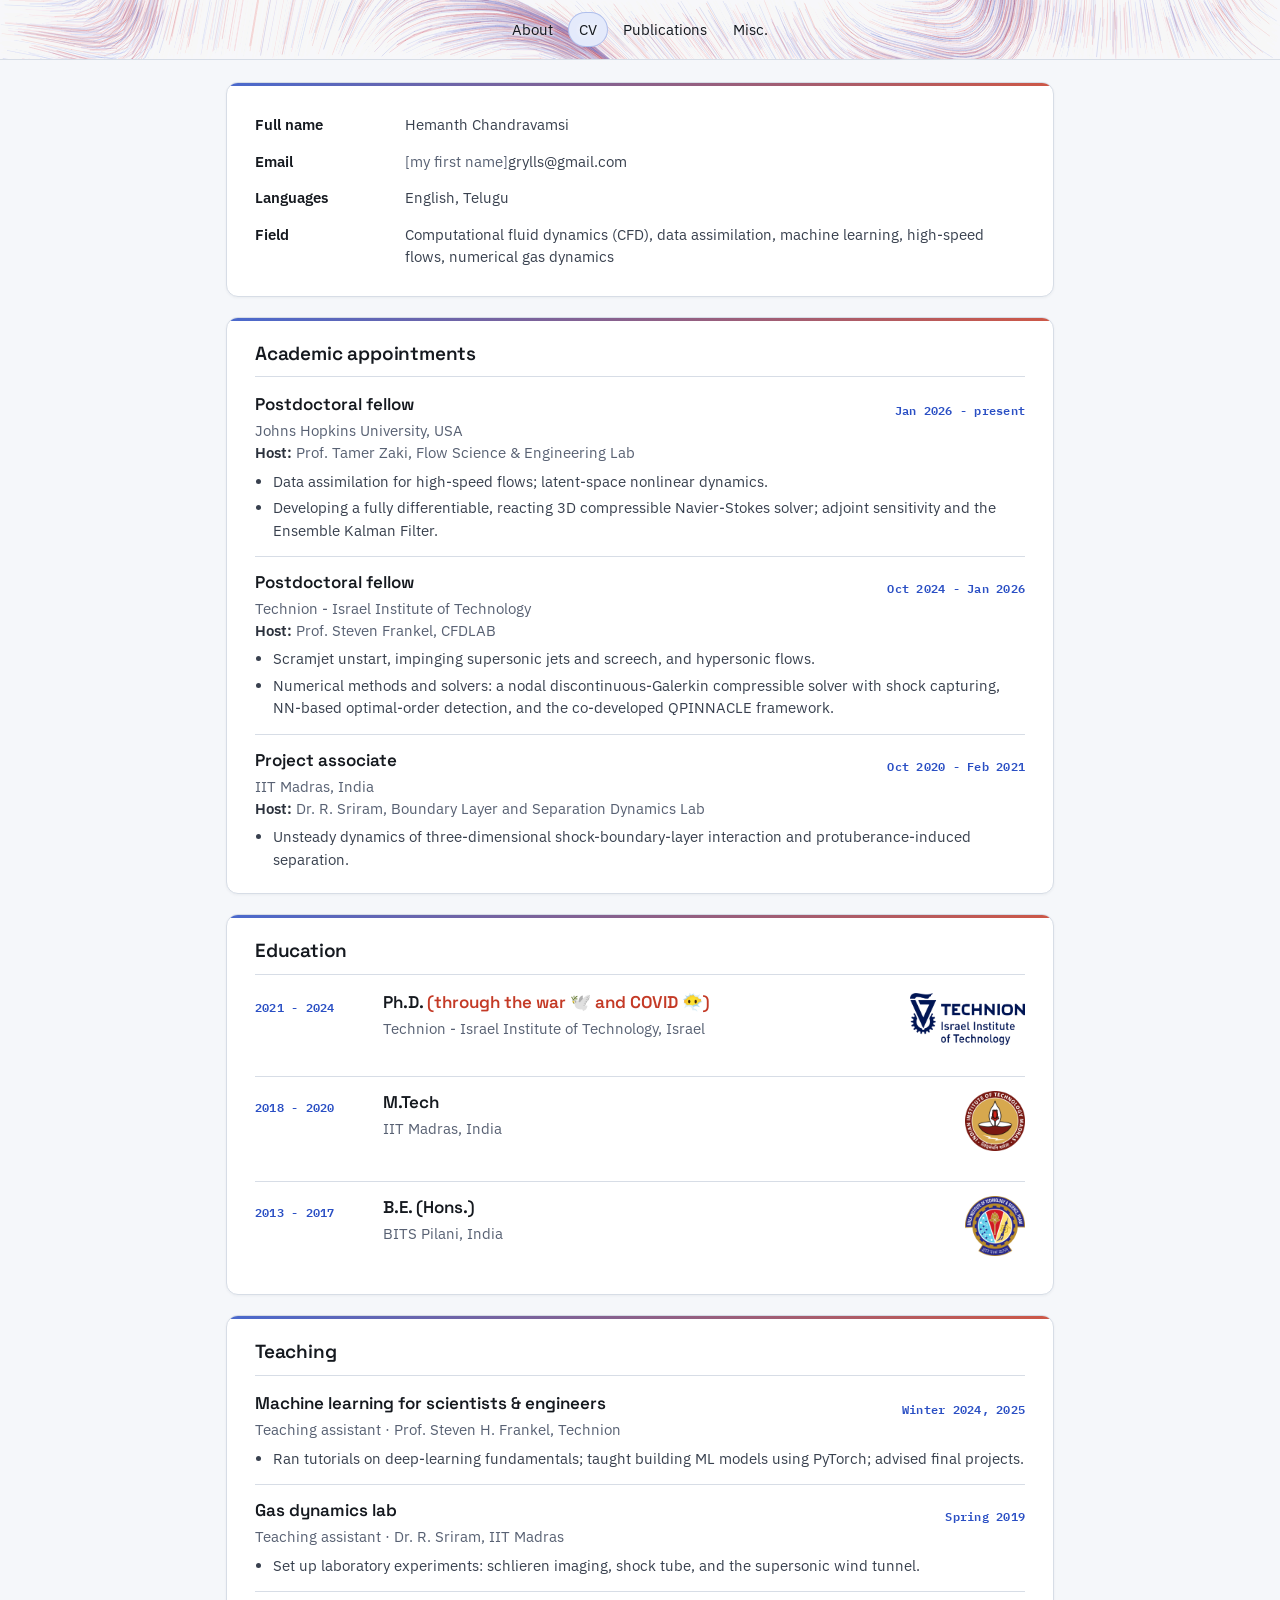
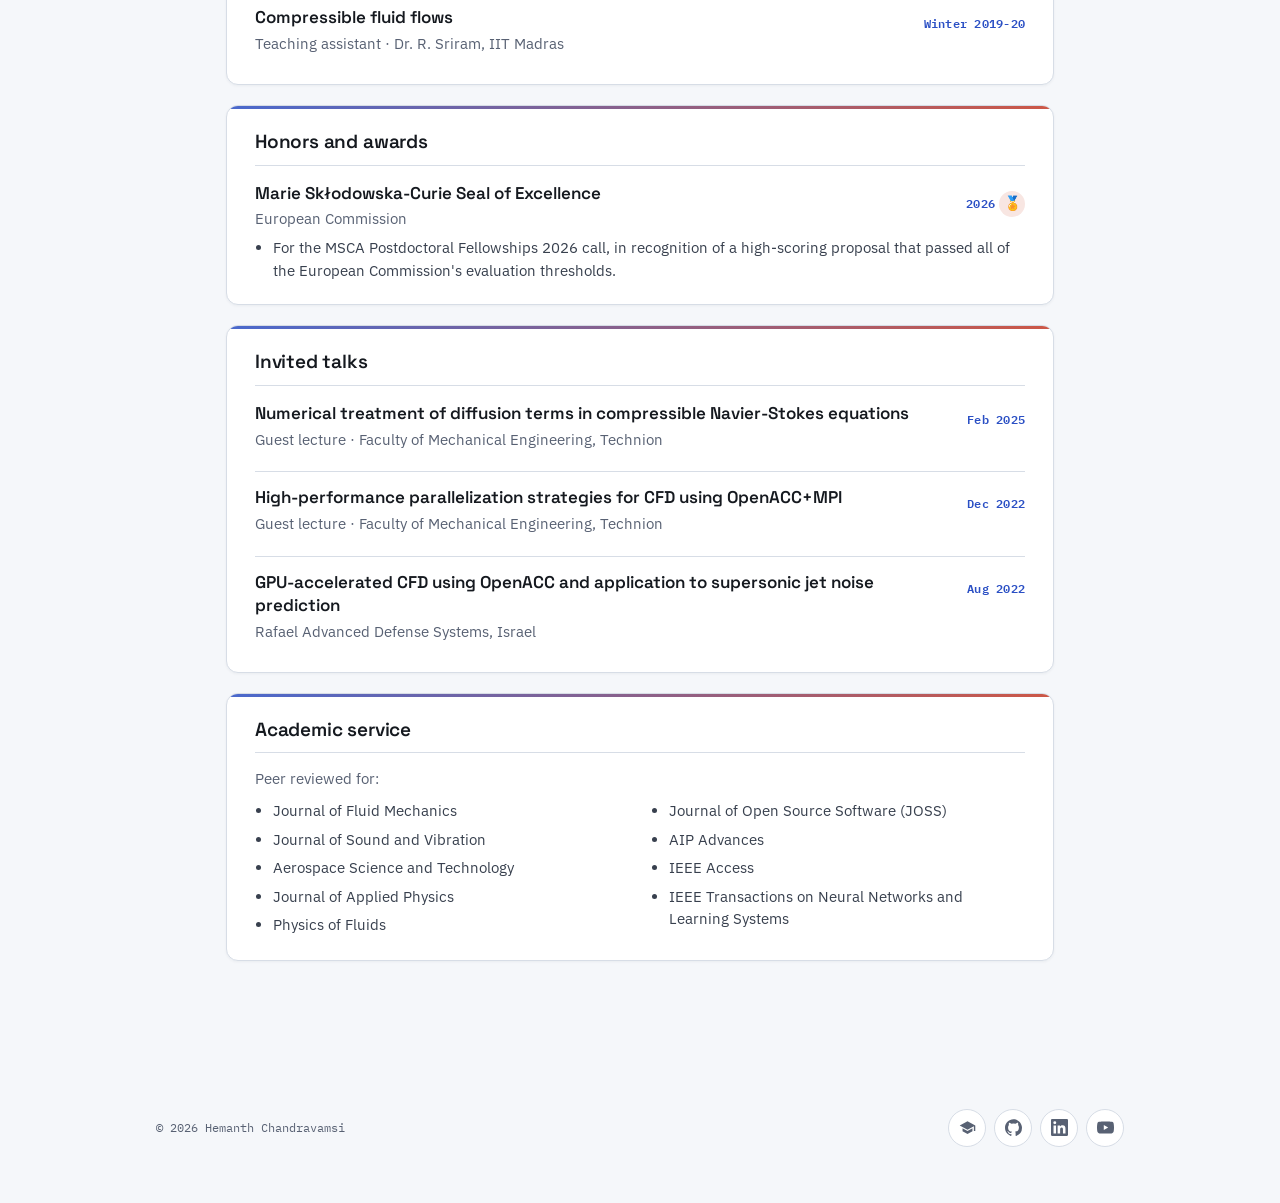
<file: cv.html>
<!DOCTYPE html>
<html lang="en">
<head>
<!-- Google tag (gtag.js) -->
<script async src="https://www.googletagmanager.com/gtag/js?id=G-M04V89ZM2X"></script>
<script>
  window.dataLayer = window.dataLayer || [];
  function gtag(){dataLayer.push(arguments);}
  gtag('js', new Date());

  gtag('config', 'G-M04V89ZM2X');
</script>
<meta charset="utf-8" />
<meta name="viewport" content="width=device-width, initial-scale=1" />
<title>CV · Hemanth Chandravamsi</title>
<meta name="description" content="Curriculum vitae of Hemanth Chandravamsi: general information, academic appointments, education, teaching, honors, invited talks, and peer-review service." />
<link rel="canonical" href="https://hemanthgrylls.github.io/cv.html" />
<link rel="preconnect" href="https://fonts.googleapis.com" />
<link rel="preconnect" href="https://fonts.gstatic.com" crossorigin />
<link href="https://fonts.googleapis.com/css2?family=Space+Grotesk:wght@400;500;600;700&family=IBM+Plex+Sans:wght@400;500;600&family=IBM+Plex+Mono:wght@400;500&display=swap" rel="stylesheet" />
<link rel="stylesheet" href="assets/style.css" />
</head>
<body>

<nav class="nav">
  <canvas id="navflow" aria-hidden="true"></canvas>
  <div class="nav-inner">
    <button class="nav-toggle" type="button" aria-label="Open menu" aria-expanded="false"><span></span><span></span><span></span></button>
    <div class="tabs">
      <a href="index.html">About</a>
      <a href="cv.html" aria-current="page">CV</a>
      <a href="publications.html">Publications</a>
      <a href="misc.html">Misc.</a>
    </div>
  </div>
</nav>

<main>
  <section class="section">
    <div class="wrap cv">

      <div class="cv-card">
        <table class="cv-table">
          <tr><td class="k">Full name</td><td class="v">Hemanth Chandravamsi</td></tr>
          <tr><td class="k">Email</td><td class="v"><span style="color: var(--muted)">&#91;&#109;&#121;&#32;&#102;&#105;&#114;&#115;&#116;&#32;&#110;&#97;&#109;&#101;&#93;</span>&#103;&#114;&#121;&#108;&#108;&#115;&#64;&#103;&#109;&#97;&#105;&#108;&#46;&#99;&#111;&#109;</td></tr>
          <tr><td class="k">Languages</td><td class="v">English, Telugu</td></tr>
          <tr><td class="k">Field</td><td class="v">Computational fluid dynamics (CFD), data assimilation, machine learning, high-speed flows, numerical gas dynamics</td></tr>
        </table>
      </div>

      <div class="cv-card">
        <h3>Academic appointments</h3>

        <div class="cv-row">
          <div class="cv-aside">
            <span class="cv-badge">Jan 2026 - present</span>          </div>
          <div class="cv-body">
            <p class="title">Postdoctoral fellow</p>
            <p class="host">Johns Hopkins University, USA<br /><b>Host:</b> Prof. Tamer Zaki, Flow Science &amp; Engineering Lab</p>
            <ul>
              <li>Data assimilation for high-speed flows; latent-space nonlinear dynamics.</li>
              <li>Developing a fully differentiable, reacting 3D compressible Navier-Stokes solver; adjoint sensitivity and the Ensemble Kalman Filter.</li>
            </ul>
          </div>
        </div>

        <div class="cv-row">
          <div class="cv-aside">
            <span class="cv-badge">Oct 2024 - Jan 2026</span>          </div>
          <div class="cv-body">
            <p class="title">Postdoctoral fellow</p>
            <p class="host">Technion - Israel Institute of Technology<br /><b>Host:</b> Prof. Steven Frankel, CFDLAB</p>
            <ul>
              <li>Scramjet unstart, impinging supersonic jets and screech, and hypersonic flows.</li>
              <li>Numerical methods and solvers: a nodal discontinuous-Galerkin compressible solver with shock capturing, NN-based optimal-order detection, and the co-developed QPINNACLE framework.</li>
            </ul>
          </div>
        </div>

        <div class="cv-row">
          <div class="cv-aside">
            <span class="cv-badge">Oct 2020 - Feb 2021</span>          </div>
          <div class="cv-body">
            <p class="title">Project associate</p>
            <p class="host">IIT Madras, India<br /><b>Host:</b> Dr. R. Sriram, Boundary Layer and Separation Dynamics Lab</p>
            <ul>
              <li>Unsteady dynamics of three-dimensional shock-boundary-layer interaction and protuberance-induced separation.</li>
            </ul>
          </div>
        </div>
      </div>

      <div class="cv-card">
        <h3>Education</h3>

        <div class="cv-row edu-row">
          <div class="cv-aside">
            <span class="cv-badge">2021 - 2024</span>          </div>
          <div class="cv-body">
            <p class="title">Ph.D. <span class="note-inline">(through the war 🕊️ and COVID 😶‍🌫️)</span></p>
            <p class="host">Technion - Israel Institute of Technology, Israel</p>
          </div>
          <img class="cv-logo" src="assets/logos/technion.png" alt="Technion - Israel Institute of Technology logo" loading="lazy" />
        </div>

        <div class="cv-row edu-row">
          <div class="cv-aside">
            <span class="cv-badge">2018 - 2020</span>          </div>
          <div class="cv-body">
            <p class="title">M.Tech</p>
            <p class="host">IIT Madras, India</p>
          </div>
          <img class="cv-logo" src="assets/logos/iitm.png" alt="IIT Madras logo" loading="lazy" />
        </div>

        <div class="cv-row edu-row">
          <div class="cv-aside">
            <span class="cv-badge">2013 - 2017</span>          </div>
          <div class="cv-body">
            <p class="title">B.E. (Hons.)</p>
            <p class="host">BITS Pilani, India</p>
          </div>
          <img class="cv-logo" src="assets/logos/bits.png" alt="BITS Pilani logo" loading="lazy" />
        </div>
      </div>

      <div class="cv-card">
        <h3>Teaching</h3>

        <div class="cv-row">
          <div class="cv-aside">
            <span class="cv-badge">Winter 2024, 2025</span>          </div>
          <div class="cv-body">
            <p class="title">Machine learning for scientists &amp; engineers</p>
            <p class="host">Teaching assistant · Prof. Steven H. Frankel, Technion</p>
            <ul><li>Ran tutorials on deep-learning fundamentals; taught building ML models using PyTorch; advised final projects.</li></ul>
          </div>
        </div>

        <div class="cv-row">
          <div class="cv-aside">
            <span class="cv-badge">Spring 2019</span>          </div>
          <div class="cv-body">
            <p class="title">Gas dynamics lab</p>
            <p class="host">Teaching assistant · Dr. R. Sriram, IIT Madras</p>
            <ul><li>Set up laboratory experiments: schlieren imaging, shock tube, and the supersonic wind tunnel.</li></ul>
          </div>
        </div>

        <div class="cv-row">
          <div class="cv-aside">
            <span class="cv-badge">Winter 2019-20</span>          </div>
          <div class="cv-body">
            <p class="title">Compressible fluid flows</p>
            <p class="host">Teaching assistant · Dr. R. Sriram, IIT Madras</p>
          </div>
        </div>
      </div>

      <div class="cv-card">
        <h3>Honors and awards</h3>
        <div class="cv-row">
          <div class="cv-aside">
            <span class="cv-badge">2026</span>
            <span class="cv-inst" aria-hidden="true">🏅</span>
          </div>
          <div class="cv-body">
            <p class="title">Marie Skłodowska-Curie Seal of Excellence</p>
            <p class="host">European Commission</p>
            <ul><li>For the MSCA Postdoctoral Fellowships 2026 call, in recognition of a high-scoring proposal that passed all of the European Commission's evaluation thresholds.</li></ul>
          </div>
        </div>
      </div>

      <div class="cv-card">
        <h3>Invited talks</h3>

        <div class="cv-row">
          <div class="cv-aside">
            <span class="cv-badge">Feb 2025</span>          </div>
          <div class="cv-body">
            <p class="title">Numerical treatment of diffusion terms in compressible Navier-Stokes equations</p>
            <p class="host">Guest lecture · Faculty of Mechanical Engineering, Technion</p>
          </div>
        </div>

        <div class="cv-row">
          <div class="cv-aside">
            <span class="cv-badge">Dec 2022</span>          </div>
          <div class="cv-body">
            <p class="title">High-performance parallelization strategies for CFD using OpenACC+MPI</p>
            <p class="host">Guest lecture · Faculty of Mechanical Engineering, Technion</p>
          </div>
        </div>

        <div class="cv-row">
          <div class="cv-aside">
            <span class="cv-badge">Aug 2022</span>          </div>
          <div class="cv-body">
            <p class="title">GPU-accelerated CFD using OpenACC and application to supersonic jet noise prediction</p>
            <p class="host">Rafael Advanced Defense Systems, Israel</p>
          </div>
        </div>
      </div>

      <div class="cv-card">
        <h3>Academic service</h3>
        <p class="intro">Peer reviewed for:</p>
        <ul class="cv-journals">
          <li>Journal of Fluid Mechanics</li>
          <li>Journal of Sound and Vibration</li>
          <li>Aerospace Science and Technology</li>
          <li>Journal of Applied Physics</li>
          <li>Physics of Fluids</li>
          <li>Journal of Open Source Software (JOSS)</li>
          <li>AIP Advances</li>
          <li>IEEE Access</li>
          <li>IEEE Transactions on Neural Networks and Learning Systems</li>
        </ul>
      </div>

    </div>
  </section>
</main>

<footer class="footer">
  <div class="wrap footer-inner">
    <span class="foot-note">© 2026 Hemanth Chandravamsi</span>
    <div class="social">
      <a href="https://scholar.google.com/citations?user=fM2UaHoAAAAJ&hl=en" target="_blank" rel="noopener" aria-label="Google Scholar"><svg viewBox="0 0 24 24" fill="currentColor" aria-hidden="true"><path d="M5 13.18v4L12 21l7-3.82v-4L12 17l-7-3.82zM12 3 1 9l11 6 9-4.91V17h2V9L12 3z"/></svg></a>
      <a href="https://github.com/hemanthgrylls" target="_blank" rel="noopener" aria-label="GitHub"><svg viewBox="0 0 24 24" fill="currentColor" aria-hidden="true"><path d="M12 .5C5.37.5 0 5.87 0 12.5c0 5.3 3.44 9.8 8.21 11.39.6.11.82-.26.82-.58 0-.29-.01-1.05-.02-2.06-3.34.73-4.04-1.61-4.04-1.61-.55-1.39-1.34-1.76-1.34-1.76-1.09-.75.08-.73.08-.73 1.21.09 1.84 1.24 1.84 1.24 1.07 1.84 2.81 1.31 3.5 1 .11-.78.42-1.31.76-1.61-2.67-.3-5.47-1.34-5.47-5.95 0-1.31.47-2.39 1.24-3.23-.12-.31-.54-1.53.12-3.19 0 0 1.01-.32 3.3 1.23a11.5 11.5 0 0 1 6 0c2.29-1.55 3.3-1.23 3.3-1.23.66 1.66.24 2.88.12 3.19.77.84 1.24 1.92 1.24 3.23 0 4.62-2.81 5.64-5.49 5.94.43.37.81 1.1.81 2.22 0 1.6-.01 2.89-.01 3.29 0 .32.22.7.83.58A12.01 12.01 0 0 0 24 12.5C24 5.87 18.63.5 12 .5z"/></svg></a>
      <a href="https://www.linkedin.com/in/hemanth-chandravamsi-6863078b/" target="_blank" rel="noopener" aria-label="LinkedIn"><svg viewBox="0 0 24 24" fill="currentColor" aria-hidden="true"><path d="M20.45 20.45h-3.56v-5.57c0-1.33-.02-3.04-1.85-3.04-1.85 0-2.14 1.45-2.14 2.94v5.67H9.34V9h3.42v1.56h.05c.48-.9 1.64-1.85 3.37-1.85 3.6 0 4.27 2.37 4.27 5.46v6.28zM5.34 7.43a2.06 2.06 0 1 1 0-4.13 2.06 2.06 0 0 1 0 4.13zM7.12 20.45H3.56V9h3.56v11.45zM22.22 0H1.77C.79 0 0 .77 0 1.73v20.54C0 23.23.79 24 1.77 24h20.45c.98 0 1.78-.77 1.78-1.73V1.73C24 .77 23.2 0 22.22 0z"/></svg></a>
      <a href="https://www.youtube.com/@HemanthChandravamsi" target="_blank" rel="noopener" aria-label="YouTube"><svg viewBox="0 0 24 24" fill="currentColor" aria-hidden="true"><path d="M23.5 6.19a3.02 3.02 0 0 0-2.12-2.14C19.51 3.5 12 3.5 12 3.5s-7.51 0-9.38.55A3.02 3.02 0 0 0 .5 6.19 31.6 31.6 0 0 0 0 12a31.6 31.6 0 0 0 .5 5.81 3.02 3.02 0 0 0 2.12 2.14c1.87.55 9.38.55 9.38.55s7.51 0 9.38-.55a3.02 3.02 0 0 0 2.12-2.14A31.6 31.6 0 0 0 24 12a31.6 31.6 0 0 0-.5-5.81zM9.6 15.6V8.4L15.82 12 9.6 15.6z"/></svg></a>
    </div>
  </div>
</footer>
<script src="assets/fields.js"></script>
<script src="assets/navflow.js"></script>
</body>
</html>
</file>
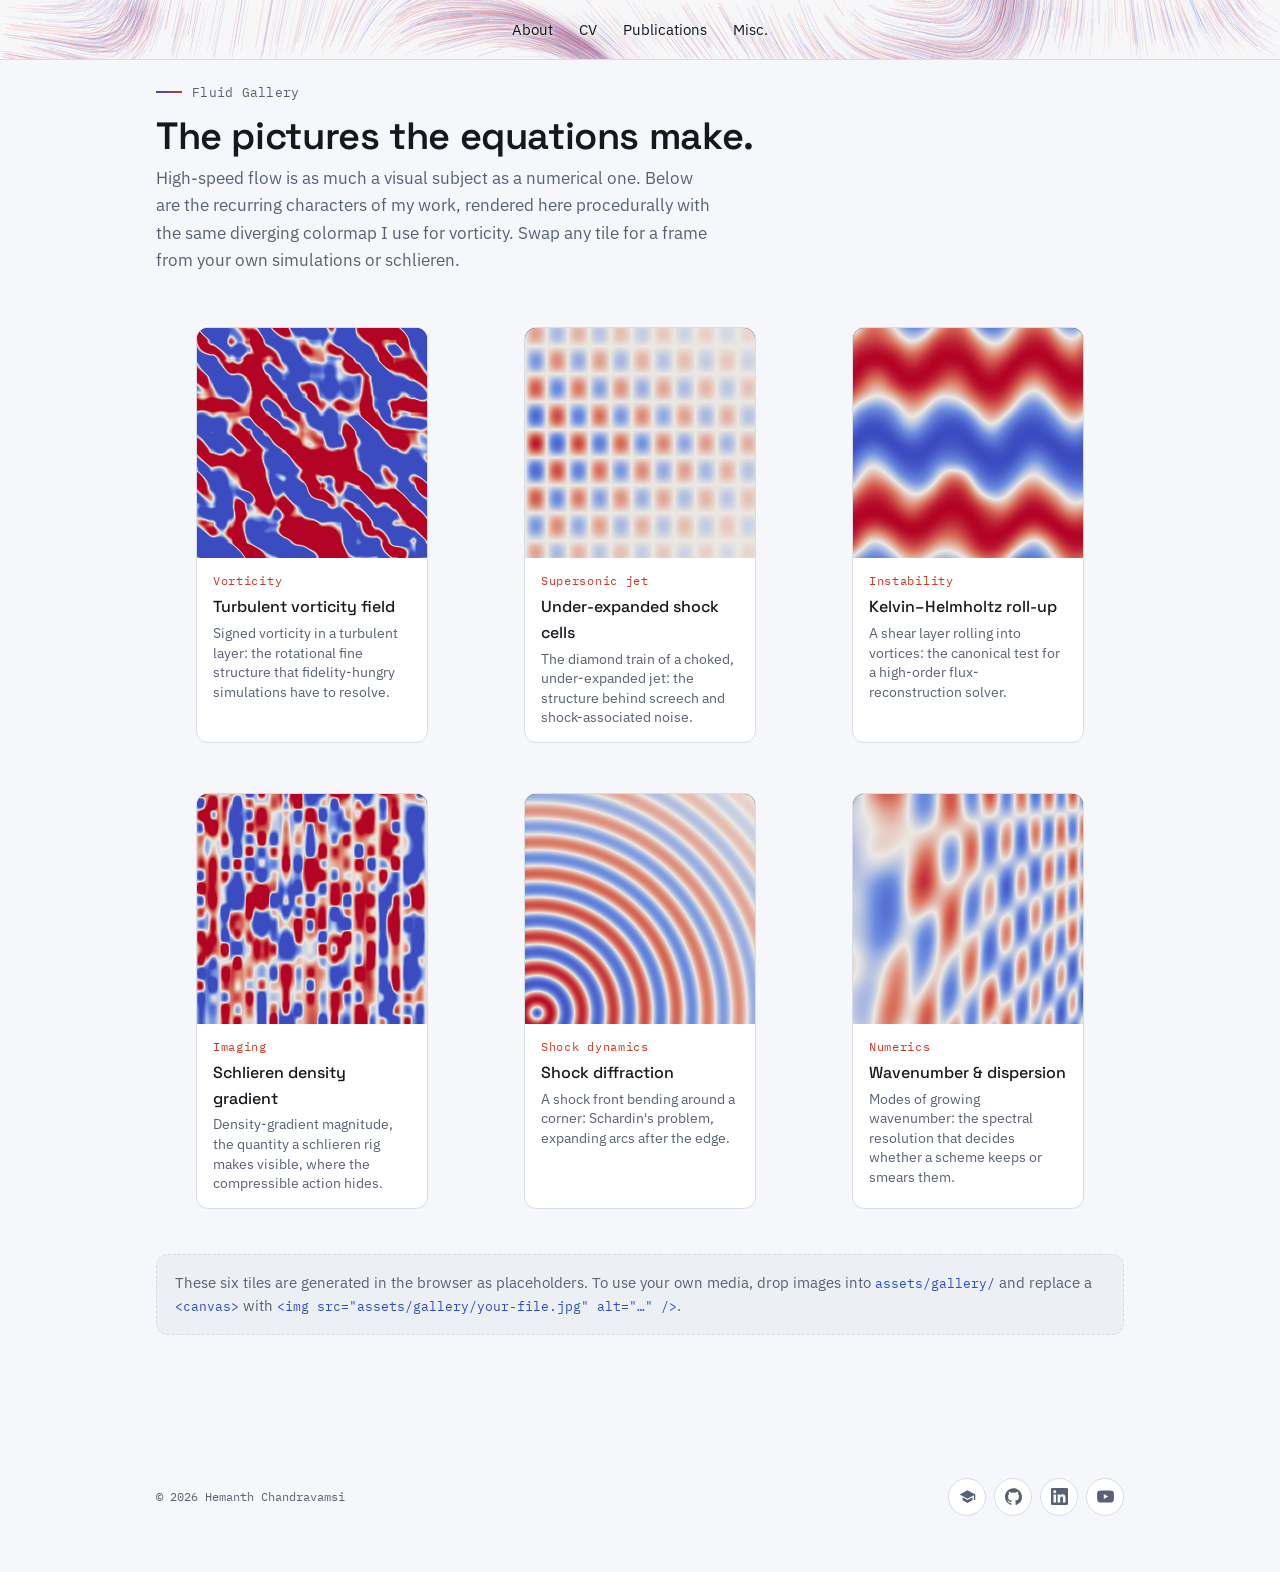
<file: gallery.html>
<!DOCTYPE html>
<html lang="en">
<head>
<!-- Google tag (gtag.js) -->
<script async src="https://www.googletagmanager.com/gtag/js?id=G-M04V89ZM2X"></script>
<script>
  window.dataLayer = window.dataLayer || [];
  function gtag(){dataLayer.push(arguments);}
  gtag('js', new Date());

  gtag('config', 'G-M04V89ZM2X');
</script>
<meta charset="utf-8" />
<meta name="viewport" content="width=device-width, initial-scale=1" />
<title>Fluid Gallery · Hemanth Chandravamsi</title>
<meta name="description" content="A visual gallery of high-speed flow phenomena: vorticity, shock cells, Kelvin–Helmholtz roll-up, schlieren, and more." />
<link rel="canonical" href="https://hemanthgrylls.github.io/gallery.html" />
<link rel="preconnect" href="https://fonts.googleapis.com" />
<link rel="preconnect" href="https://fonts.gstatic.com" crossorigin />
<link href="https://fonts.googleapis.com/css2?family=Space+Grotesk:wght@400;500;600;700&family=IBM+Plex+Sans:wght@400;500;600&family=IBM+Plex+Mono:wght@400;500&display=swap" rel="stylesheet" />
<link rel="stylesheet" href="assets/style.css" />
</head>
<body>

<nav class="nav">
  <canvas id="navflow" aria-hidden="true"></canvas>
  <div class="nav-inner">
    <button class="nav-toggle" type="button" aria-label="Open menu" aria-expanded="false"><span></span><span></span><span></span></button>
    <div class="tabs">
      <a href="index.html">About</a>
      <a href="cv.html">CV</a>
      <a href="publications.html">Publications</a>
      <a href="misc.html">Misc.</a>
    </div>
  </div>
</nav>

<main>
  <section class="section">
    <div class="wrap">
      <p class="eyebrow">Fluid Gallery</p>
      <h2>The pictures the equations make.</h2>
      <p class="sub">High-speed flow is as much a visual subject as a numerical one. Below are the recurring characters of my work, rendered here procedurally with the same diverging colormap I use for vorticity. Swap any tile for a frame from your own simulations or schlieren.</p>

      <div class="gallery">
        <figure class="tile">
          <canvas data-field="vorticity" aria-label="Vorticity field"></canvas>
          <figcaption class="cap">
            <div class="k">Vorticity</div>
            <div class="t">Turbulent vorticity field</div>
            <p class="d">Signed vorticity in a turbulent layer: the rotational fine structure that fidelity-hungry simulations have to resolve.</p>
          </figcaption>
        </figure>

        <figure class="tile">
          <canvas data-field="shock_cells" aria-label="Shock cell structure"></canvas>
          <figcaption class="cap">
            <div class="k">Supersonic jet</div>
            <div class="t">Under-expanded shock cells</div>
            <p class="d">The diamond train of a choked, under-expanded jet: the structure behind screech and shock-associated noise.</p>
          </figcaption>
        </figure>

        <figure class="tile">
          <canvas data-field="kelvin_helmholtz" aria-label="Kelvin-Helmholtz roll-up"></canvas>
          <figcaption class="cap">
            <div class="k">Instability</div>
            <div class="t">Kelvin–Helmholtz roll-up</div>
            <p class="d">A shear layer rolling into vortices: the canonical test for a high-order flux-reconstruction solver.</p>
          </figcaption>
        </figure>

        <figure class="tile">
          <canvas data-field="schlieren" aria-label="Schlieren density gradient"></canvas>
          <figcaption class="cap">
            <div class="k">Imaging</div>
            <div class="t">Schlieren density gradient</div>
            <p class="d">Density-gradient magnitude, the quantity a schlieren rig makes visible, where the compressible action hides.</p>
          </figcaption>
        </figure>

        <figure class="tile">
          <canvas data-field="diffraction" aria-label="Shock diffraction"></canvas>
          <figcaption class="cap">
            <div class="k">Shock dynamics</div>
            <div class="t">Shock diffraction</div>
            <p class="d">A shock front bending around a corner: Schardin's problem, expanding arcs after the edge.</p>
          </figcaption>
        </figure>

        <figure class="tile">
          <canvas data-field="spectral" aria-label="Spectral dispersion"></canvas>
          <figcaption class="cap">
            <div class="k">Numerics</div>
            <div class="t">Wavenumber &amp; dispersion</div>
            <p class="d">Modes of growing wavenumber: the spectral resolution that decides whether a scheme keeps or smears them.</p>
          </figcaption>
        </figure>
      </div>

      <p class="note">These six tiles are generated in the browser as placeholders. To use your own media, drop images into <code>assets/gallery/</code> and replace a <code>&lt;canvas&gt;</code> with <code>&lt;img src="assets/gallery/your-file.jpg" alt="…" /&gt;</code>.</p>
    </div>
  </section>
</main>

<footer class="footer">
  <div class="wrap footer-inner">
    <span class="foot-note">© 2026 Hemanth Chandravamsi</span>
    <div class="social">
      <a href="https://scholar.google.com/citations?user=fM2UaHoAAAAJ&hl=en" target="_blank" rel="noopener" aria-label="Google Scholar"><svg viewBox="0 0 24 24" fill="currentColor" aria-hidden="true"><path d="M5 13.18v4L12 21l7-3.82v-4L12 17l-7-3.82zM12 3 1 9l11 6 9-4.91V17h2V9L12 3z"/></svg></a>
      <a href="https://github.com/hemanthgrylls" target="_blank" rel="noopener" aria-label="GitHub"><svg viewBox="0 0 24 24" fill="currentColor" aria-hidden="true"><path d="M12 .5C5.37.5 0 5.87 0 12.5c0 5.3 3.44 9.8 8.21 11.39.6.11.82-.26.82-.58 0-.29-.01-1.05-.02-2.06-3.34.73-4.04-1.61-4.04-1.61-.55-1.39-1.34-1.76-1.34-1.76-1.09-.75.08-.73.08-.73 1.21.09 1.84 1.24 1.84 1.24 1.07 1.84 2.81 1.31 3.5 1 .11-.78.42-1.31.76-1.61-2.67-.3-5.47-1.34-5.47-5.95 0-1.31.47-2.39 1.24-3.23-.12-.31-.54-1.53.12-3.19 0 0 1.01-.32 3.3 1.23a11.5 11.5 0 0 1 6 0c2.29-1.55 3.3-1.23 3.3-1.23.66 1.66.24 2.88.12 3.19.77.84 1.24 1.92 1.24 3.23 0 4.62-2.81 5.64-5.49 5.94.43.37.81 1.1.81 2.22 0 1.6-.01 2.89-.01 3.29 0 .32.22.7.83.58A12.01 12.01 0 0 0 24 12.5C24 5.87 18.63.5 12 .5z"/></svg></a>
      <a href="https://www.linkedin.com/in/hemanth-chandravamsi-6863078b/" target="_blank" rel="noopener" aria-label="LinkedIn"><svg viewBox="0 0 24 24" fill="currentColor" aria-hidden="true"><path d="M20.45 20.45h-3.56v-5.57c0-1.33-.02-3.04-1.85-3.04-1.85 0-2.14 1.45-2.14 2.94v5.67H9.34V9h3.42v1.56h.05c.48-.9 1.64-1.85 3.37-1.85 3.6 0 4.27 2.37 4.27 5.46v6.28zM5.34 7.43a2.06 2.06 0 1 1 0-4.13 2.06 2.06 0 0 1 0 4.13zM7.12 20.45H3.56V9h3.56v11.45zM22.22 0H1.77C.79 0 0 .77 0 1.73v20.54C0 23.23.79 24 1.77 24h20.45c.98 0 1.78-.77 1.78-1.73V1.73C24 .77 23.2 0 22.22 0z"/></svg></a>
      <a href="https://www.youtube.com/@HemanthChandravamsi" target="_blank" rel="noopener" aria-label="YouTube"><svg viewBox="0 0 24 24" fill="currentColor" aria-hidden="true"><path d="M23.5 6.19a3.02 3.02 0 0 0-2.12-2.14C19.51 3.5 12 3.5 12 3.5s-7.51 0-9.38.55A3.02 3.02 0 0 0 .5 6.19 31.6 31.6 0 0 0 0 12a31.6 31.6 0 0 0 .5 5.81 3.02 3.02 0 0 0 2.12 2.14c1.87.55 9.38.55 9.38.55s7.51 0 9.38-.55a3.02 3.02 0 0 0 2.12-2.14A31.6 31.6 0 0 0 24 12a31.6 31.6 0 0 0-.5-5.81zM9.6 15.6V8.4L15.82 12 9.6 15.6z"/></svg></a>
    </div>
  </div>
</footer>

<script src="assets/fields.js"></script>
<script src="assets/gallery.js"></script>
<script src="assets/navflow.js"></script>
</body>
</html>
</file>
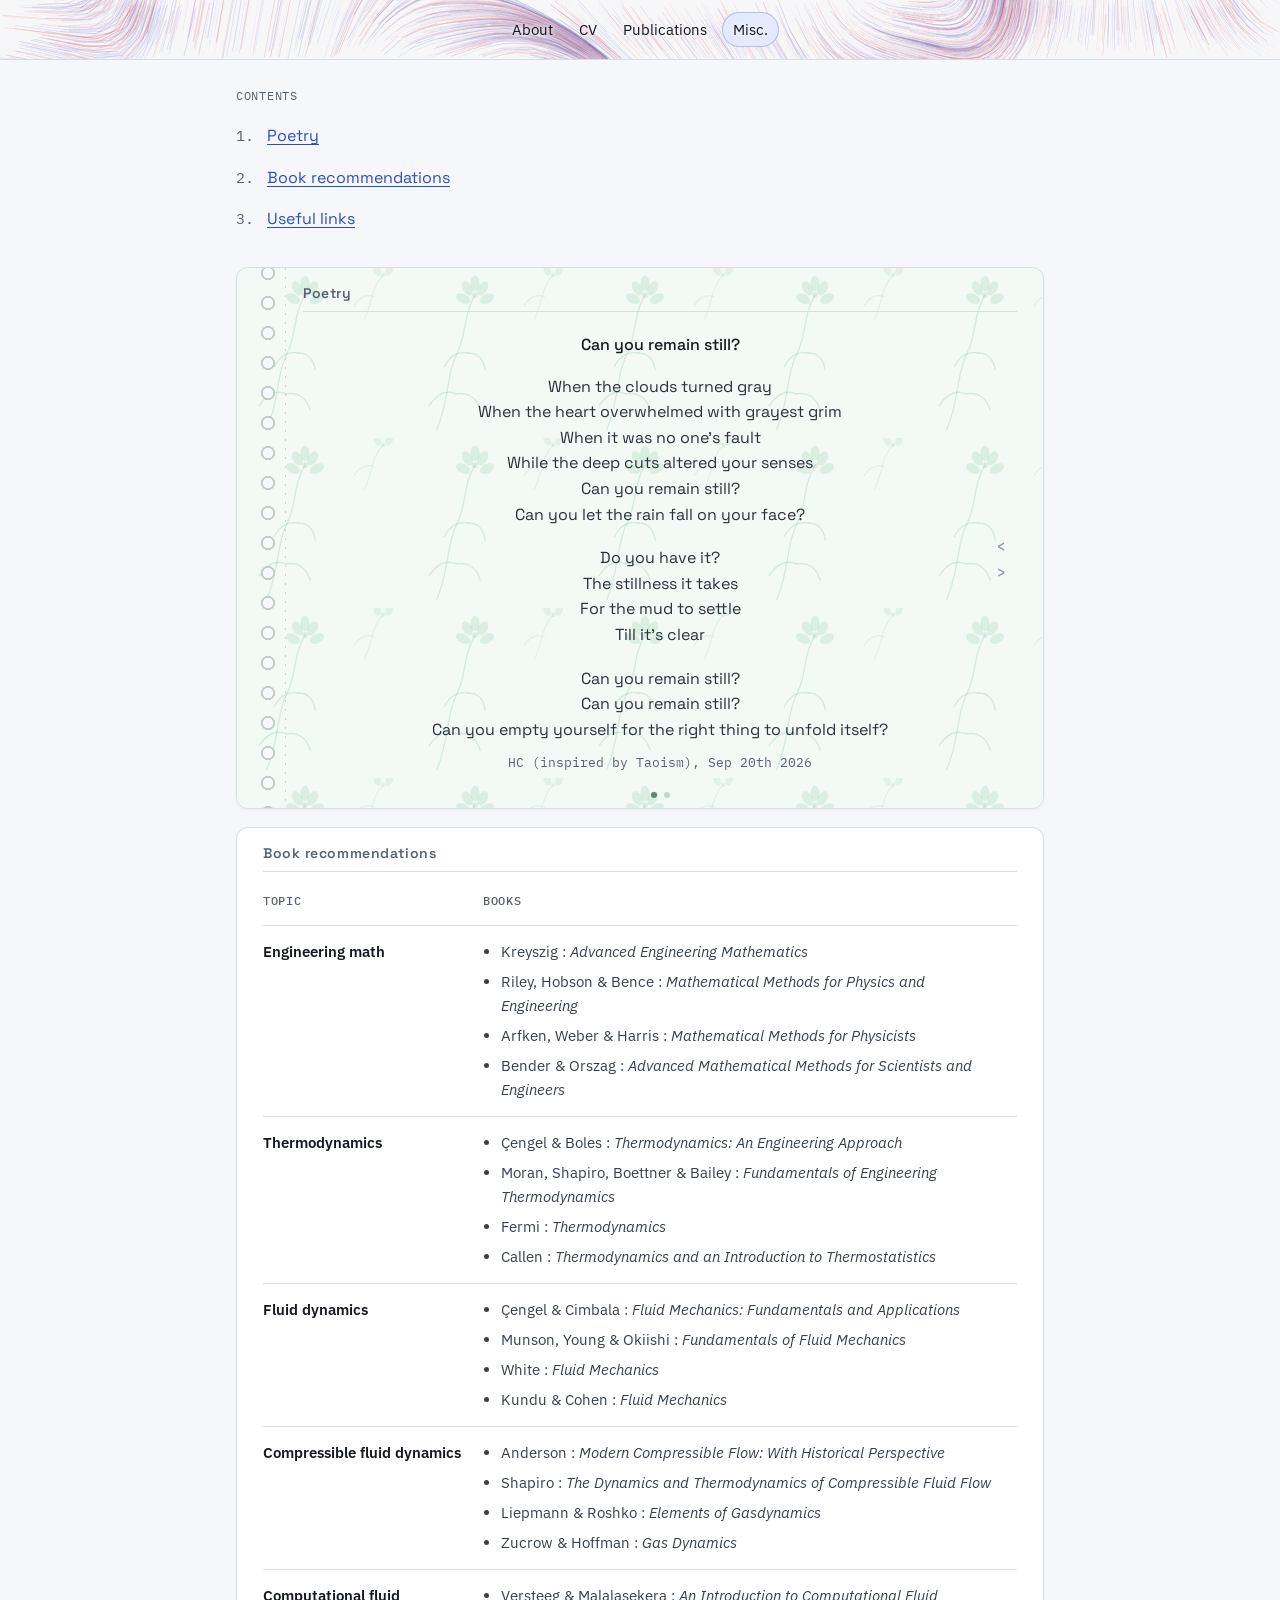
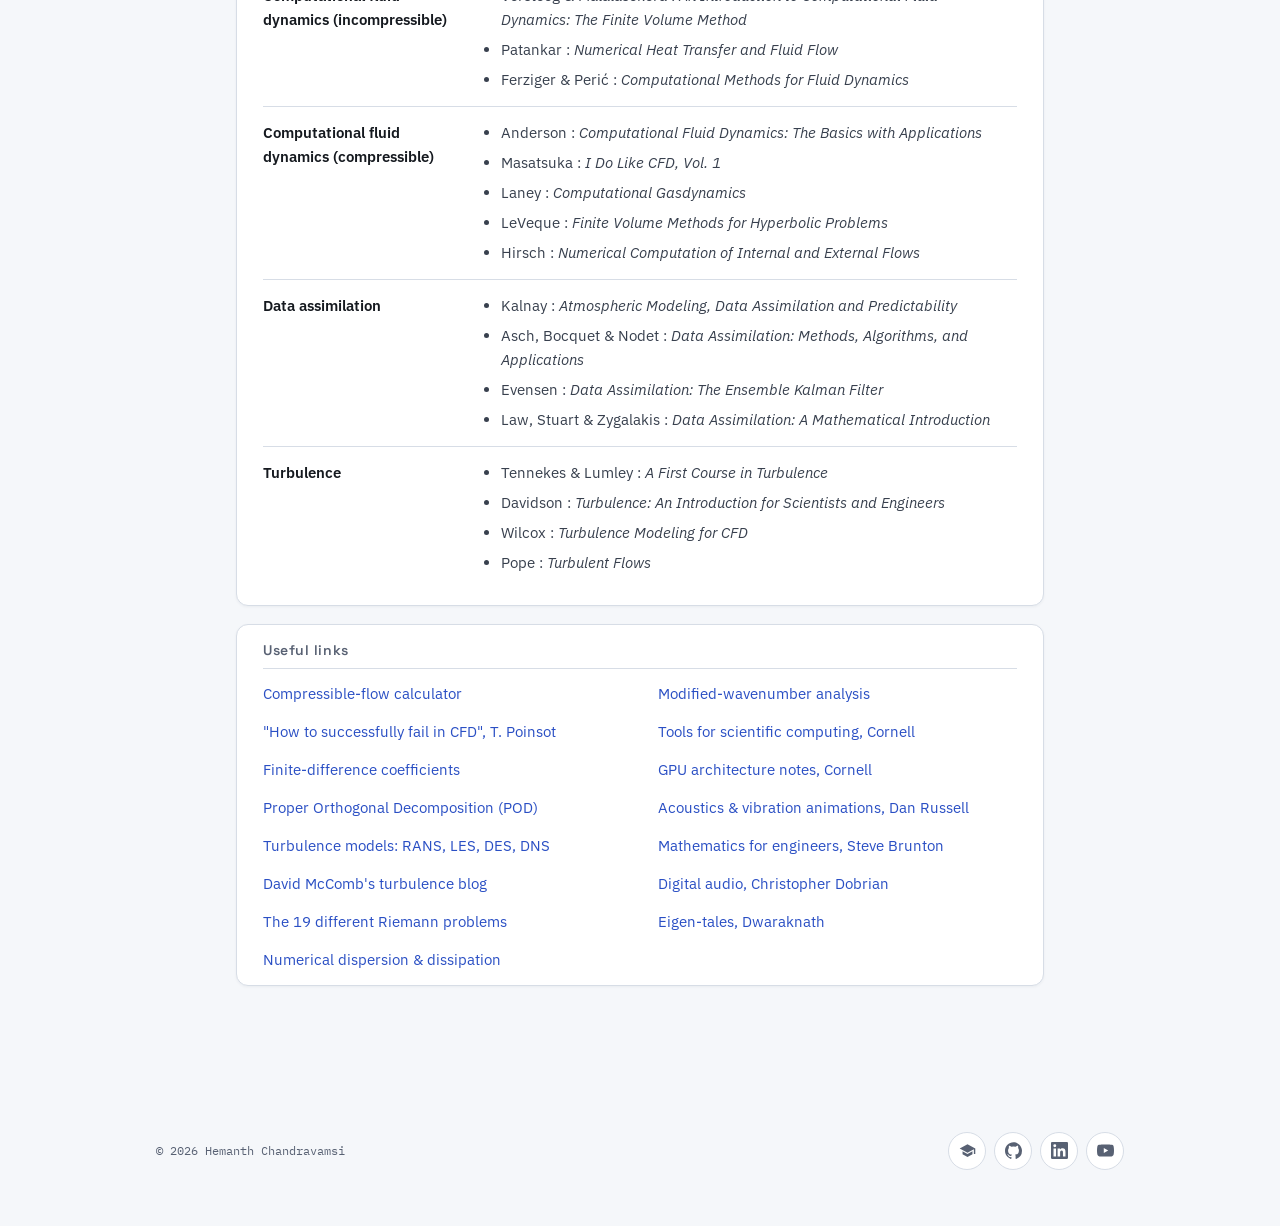
<file: misc.html>
<!DOCTYPE html>
<html lang="en">
<head>
<!-- Google tag (gtag.js) -->
<script async src="https://www.googletagmanager.com/gtag/js?id=G-M04V89ZM2X"></script>
<script>
  window.dataLayer = window.dataLayer || [];
  function gtag(){dataLayer.push(arguments);}
  gtag('js', new Date());

  gtag('config', 'G-M04V89ZM2X');
</script>
<meta charset="utf-8" />
<meta name="viewport" content="width=device-width, initial-scale=1" />
<title>Misc. · Hemanth Chandravamsi</title>
<meta name="description" content="Book recommendations and a reading list for CFD and scientific computing." />
<link rel="canonical" href="https://hemanthgrylls.github.io/misc.html" />
<link rel="preconnect" href="https://fonts.googleapis.com" />
<link rel="preconnect" href="https://fonts.gstatic.com" crossorigin />
<link href="https://fonts.googleapis.com/css2?family=Space+Grotesk:wght@400;500;600;700&family=IBM+Plex+Sans:wght@400;500;600&family=IBM+Plex+Mono:wght@400;500&display=swap" rel="stylesheet" />
<link rel="stylesheet" href="assets/style.css" />
</head>
<body>

<nav class="nav">
  <canvas id="navflow" aria-hidden="true"></canvas>
  <div class="nav-inner">
    <button class="nav-toggle" type="button" aria-label="Open menu" aria-expanded="false"><span></span><span></span><span></span></button>
    <div class="tabs">
      <a href="index.html">About</a>
      <a href="cv.html">CV</a>
      <a href="publications.html">Publications</a>
      <a href="misc.html" aria-current="page">Misc.</a>
    </div>
  </div>
</nav>

<main>
  <section class="section">
    <div class="wrap misc">
      <nav class="misc-toc" aria-label="Contents">
        <p class="toc-title">Contents</p>
        <ol>
          <li><a href="#poetry">Poetry</a></li>
          <li><a href="#book-recommendations">Book recommendations</a></li>
          <li><a href="#reading-list">Useful links</a></li>
        </ol>
      </nav>

      <div class="misc-group" id="poetry">
        <div class="poem-bg theme-still"></div>
        <h3>Poetry</h3>
        <div class="poem-pager">
          <div class="poem-stage">
            <div class="poem-page" data-theme="theme-still">
              <p class="poem-title">Can you remain still?</p>
              <div class="poem">
                <p>When the clouds turned gray<br>When the heart overwhelmed with grayest grim<br>When it was no one's fault<br>While the deep cuts altered your senses<br>Can you remain still?<br>Can you let the rain fall on your face?</p>
                <p>Do you have it?<br>The stillness it takes<br>For the mud to settle<br>Till it's clear</p>
                <p>Can you remain still?<br>Can you remain still?<br>Can you empty yourself for the right thing to unfold itself?</p>
              </div>
              <p class="poem-by">HC (inspired by Taoism), Sep 20th 2026</p>
            </div>
            <div class="poem-page" data-theme="theme-frost" style="display:none">
              <p class="poem-title">Stopping by Woods on a Snowy Evening</p>
              <div class="poem">
                <p>Whose woods these are I think I know.<br>His house is in the village though;<br>He will not see me stopping here<br>To watch his woods fill up with snow.</p>
                <p>My little horse must think it queer<br>To stop without a farmhouse near<br>Between the woods and frozen lake<br>The darkest evening of the year.</p>
                <p>He gives his harness bells a shake<br>To ask if there is some mistake.<br>The only other sound's the sweep<br>Of easy wind and downy flake.</p>
                <p>The woods are lovely, dark and deep,<br>But I have promises to keep,<br>And miles to go before I sleep,<br>And miles to go before I sleep.</p>
              </div>
              <p class="poem-by">Robert Frost, Stopping by Woods on a Snowy Evening (1923)</p>
            </div>
          </div>
          <div class="poem-nav">
            <button class="poem-prev" type="button" aria-label="Previous poem"><span aria-hidden="true">&lsaquo;</span></button>
            <button class="poem-next" type="button" aria-label="Next poem"><span aria-hidden="true">&rsaquo;</span></button>
          </div>
          <div class="poem-dots" role="tablist" aria-label="Poems">
            <button class="dot active" type="button" data-i="0" aria-label="Poem 1" aria-selected="true"></button>
            <button class="dot" type="button" data-i="1" aria-label="Poem 2" aria-selected="false"></button>
          </div>
        </div>
      </div>

      <div class="misc-group" id="book-recommendations">
        <h3>Book recommendations</h3>
        <table class="book-table">
          <thead>
            <tr><th>Topic</th><th>Books</th></tr>
          </thead>
          <tbody>
            <tr>
              <td class="topic">Engineering math</td>
              <td class="books">
                <ul>
                  <li>Kreyszig : <i>Advanced Engineering Mathematics</i></li>
                  <li>Riley, Hobson &amp; Bence : <i>Mathematical Methods for Physics and Engineering</i></li>
                  <li>Arfken, Weber &amp; Harris : <i>Mathematical Methods for Physicists</i></li>
                  <li>Bender &amp; Orszag : <i>Advanced Mathematical Methods for Scientists and Engineers</i></li>
                </ul>
              </td>
            </tr>
            <tr>
              <td class="topic">Thermodynamics</td>
              <td class="books">
                <ul>
                  <li>Çengel &amp; Boles : <i>Thermodynamics: An Engineering Approach</i></li>
                  <li>Moran, Shapiro, Boettner &amp; Bailey : <i>Fundamentals of Engineering Thermodynamics</i></li>
                  <li>Fermi : <i>Thermodynamics</i></li>
                  <li>Callen : <i>Thermodynamics and an Introduction to Thermostatistics</i></li>
                </ul>
              </td>
            </tr>
            <tr>
              <td class="topic">Fluid dynamics</td>
              <td class="books">
                <ul>
                  <li>Çengel &amp; Cimbala : <i>Fluid Mechanics: Fundamentals and Applications</i></li>
                  <li>Munson, Young &amp; Okiishi : <i>Fundamentals of Fluid Mechanics</i></li>
                  <li>White : <i>Fluid Mechanics</i></li>
                  <li>Kundu &amp; Cohen : <i>Fluid Mechanics</i></li>
                </ul>
              </td>
            </tr>
            <tr>
              <td class="topic">Compressible fluid dynamics</td>
              <td class="books">
                <ul>
                  <li>Anderson : <i>Modern Compressible Flow: With Historical Perspective</i></li>
                  <li>Shapiro : <i>The Dynamics and Thermodynamics of Compressible Fluid Flow</i></li>
                  <li>Liepmann &amp; Roshko : <i>Elements of Gasdynamics</i></li>
                  <li>Zucrow &amp; Hoffman : <i>Gas Dynamics</i></li>
                </ul>
              </td>
            </tr>
            <tr>
              <td class="topic">Computational fluid dynamics (incompressible)</td>
              <td class="books">
                <ul>
                  <li>Versteeg &amp; Malalasekera : <i>An Introduction to Computational Fluid Dynamics: The Finite Volume Method</i></li>
                  <li>Patankar : <i>Numerical Heat Transfer and Fluid Flow</i></li>
                  <li>Ferziger &amp; Perić : <i>Computational Methods for Fluid Dynamics</i></li>
                </ul>
              </td>
            </tr>
            <tr>
              <td class="topic">Computational fluid dynamics (compressible)</td>
              <td class="books">
                <ul>
                  <li>Anderson : <i>Computational Fluid Dynamics: The Basics with Applications</i></li>
                  <li>Masatsuka : <i>I Do Like CFD, Vol. 1</i></li>
                  <li>Laney : <i>Computational Gasdynamics</i></li>
                  <li>LeVeque : <i>Finite Volume Methods for Hyperbolic Problems</i></li>
                  <li>Hirsch : <i>Numerical Computation of Internal and External Flows</i></li>
                </ul>
              </td>
            </tr>
            <tr>
              <td class="topic">Data assimilation</td>
              <td class="books">
                <ul>
                  <li>Kalnay : <i>Atmospheric Modeling, Data Assimilation and Predictability</i></li>
                  <li>Asch, Bocquet &amp; Nodet : <i>Data Assimilation: Methods, Algorithms, and Applications</i></li>
                  <li>Evensen : <i>Data Assimilation: The Ensemble Kalman Filter</i></li>
                  <li>Law, Stuart &amp; Zygalakis : <i>Data Assimilation: A Mathematical Introduction</i></li>
                </ul>
              </td>
            </tr>
            <tr>
              <td class="topic">Turbulence</td>
              <td class="books">
                <ul>
                  <li>Tennekes &amp; Lumley : <i>A First Course in Turbulence</i></li>
                  <li>Davidson : <i>Turbulence: An Introduction for Scientists and Engineers</i></li>
                  <li>Wilcox : <i>Turbulence Modeling for CFD</i></li>
                  <li>Pope : <i>Turbulent Flows</i></li>
                </ul>
              </td>
            </tr>
          </tbody>
        </table>
      </div>

      <div class="misc-group" id="reading-list">
        <h3>Useful links</h3>
        <ul class="misc-list">
          <li><a href="https://www.engapplets.vt.edu/fluids/compresssibleAero/calc.html" target="_blank" rel="noopener">Compressible-flow calculator</a></li>
          <li><a href="https://cerfacs.fr/elearning/data/uploads/advices/cfdPoinsot.pdf" target="_blank" rel="noopener">"How to successfully fail in CFD", T. Poinsot</a></li>
          <li><a href="https://web.media.mit.edu/~crtaylor/calculator.html" target="_blank" rel="noopener">Finite-difference coefficients</a></li>
          <li><a href="https://en.wikipedia.org/wiki/Proper_orthogonal_decomposition" target="_blank" rel="noopener">Proper Orthogonal Decomposition (POD)</a></li>
          <li><a href="https://turbmodels.larc.nasa.gov/" target="_blank" rel="noopener">Turbulence models: RANS, LES, DES, DNS</a></li>
          <li><a href="https://blogs.ed.ac.uk/physics-of-turbulence/" target="_blank" rel="noopener">David McComb's turbulence blog</a></li>
          <li><a href="http://www.clawpack.org/riemann_book/" target="_blank" rel="noopener">The 19 different Riemann problems</a></li>
          <li><a href="https://cfd.university/blog/what-is-numerical-dissipation-in-cfd-and-why-do-we-need-it/" target="_blank" rel="noopener">Numerical dispersion &amp; dissipation</a></li>
          <li><a href="https://acoustics.web.illinois.edu/pdfs/lele-1992.pdf" target="_blank" rel="noopener">Modified-wavenumber analysis</a></li>
          <li><a href="https://cvw.cac.cornell.edu/roadmaps" target="_blank" rel="noopener">Tools for scientific computing, Cornell</a></li>
          <li><a href="https://cvw.cac.cornell.edu/gpu-architecture" target="_blank" rel="noopener">GPU architecture notes, Cornell</a></li>
          <li><a href="https://www.acs.psu.edu/drussell/demos.html" target="_blank" rel="noopener">Acoustics &amp; vibration animations, Dan Russell</a></li>
          <li><a href="https://www.youtube.com/playlist?list=PLMrJAkhIeNNR2W2sPWsYxfrxcASrUt_9j" target="_blank" rel="noopener">Mathematics for engineers, Steve Brunton</a></li>
          <li><a href="https://music.arts.uci.edu/dobrian/digitalaudio.htm" target="_blank" rel="noopener">Digital audio, Christopher Dobrian</a></li>
          <li><a href="https://www.eigentales.com/" target="_blank" rel="noopener">Eigen-tales, Dwaraknath</a></li>
        </ul>
      </div>
    </div>
  </section>
</main>

<footer class="footer">
  <div class="wrap footer-inner">
    <span class="foot-note">© 2026 Hemanth Chandravamsi</span>
    <div class="social">
      <a href="https://scholar.google.com/citations?user=fM2UaHoAAAAJ&hl=en" target="_blank" rel="noopener" aria-label="Google Scholar"><svg viewBox="0 0 24 24" fill="currentColor" aria-hidden="true"><path d="M5 13.18v4L12 21l7-3.82v-4L12 17l-7-3.82zM12 3 1 9l11 6 9-4.91V17h2V9L12 3z"/></svg></a>
      <a href="https://github.com/hemanthgrylls" target="_blank" rel="noopener" aria-label="GitHub"><svg viewBox="0 0 24 24" fill="currentColor" aria-hidden="true"><path d="M12 .5C5.37.5 0 5.87 0 12.5c0 5.3 3.44 9.8 8.21 11.39.6.11.82-.26.82-.58 0-.29-.01-1.05-.02-2.06-3.34.73-4.04-1.61-4.04-1.61-.55-1.39-1.34-1.76-1.34-1.76-1.09-.75.08-.73.08-.73 1.21.09 1.84 1.24 1.84 1.24 1.07 1.84 2.81 1.31 3.5 1 .11-.78.42-1.31.76-1.61-2.67-.3-5.47-1.34-5.47-5.95 0-1.31.47-2.39 1.24-3.23-.12-.31-.54-1.53.12-3.19 0 0 1.01-.32 3.3 1.23a11.5 11.5 0 0 1 6 0c2.29-1.55 3.3-1.23 3.3-1.23.66 1.66.24 2.88.12 3.19.77.84 1.24 1.92 1.24 3.23 0 4.62-2.81 5.64-5.49 5.94.43.37.81 1.1.81 2.22 0 1.6-.01 2.89-.01 3.29 0 .32.22.7.83.58A12.01 12.01 0 0 0 24 12.5C24 5.87 18.63.5 12 .5z"/></svg></a>
      <a href="https://www.linkedin.com/in/hemanth-chandravamsi-6863078b/" target="_blank" rel="noopener" aria-label="LinkedIn"><svg viewBox="0 0 24 24" fill="currentColor" aria-hidden="true"><path d="M20.45 20.45h-3.56v-5.57c0-1.33-.02-3.04-1.85-3.04-1.85 0-2.14 1.45-2.14 2.94v5.67H9.34V9h3.42v1.56h.05c.48-.9 1.64-1.85 3.37-1.85 3.6 0 4.27 2.37 4.27 5.46v6.28zM5.34 7.43a2.06 2.06 0 1 1 0-4.13 2.06 2.06 0 0 1 0 4.13zM7.12 20.45H3.56V9h3.56v11.45zM22.22 0H1.77C.79 0 0 .77 0 1.73v20.54C0 23.23.79 24 1.77 24h20.45c.98 0 1.78-.77 1.78-1.73V1.73C24 .77 23.2 0 22.22 0z"/></svg></a>
      <a href="https://www.youtube.com/@HemanthChandravamsi" target="_blank" rel="noopener" aria-label="YouTube"><svg viewBox="0 0 24 24" fill="currentColor" aria-hidden="true"><path d="M23.5 6.19a3.02 3.02 0 0 0-2.12-2.14C19.51 3.5 12 3.5 12 3.5s-7.51 0-9.38.55A3.02 3.02 0 0 0 .5 6.19 31.6 31.6 0 0 0 0 12a31.6 31.6 0 0 0 .5 5.81 3.02 3.02 0 0 0 2.12 2.14c1.87.55 9.38.55 9.38.55s7.51 0 9.38-.55a3.02 3.02 0 0 0 2.12-2.14A31.6 31.6 0 0 0 24 12a31.6 31.6 0 0 0-.5-5.81zM9.6 15.6V8.4L15.82 12 9.6 15.6z"/></svg></a>
    </div>
  </div>
</footer>
<script src="assets/fields.js"></script>
<script src="assets/navflow.js"></script>
<script src="assets/poem-pager.js"></script>
</body>
</html>
</file>
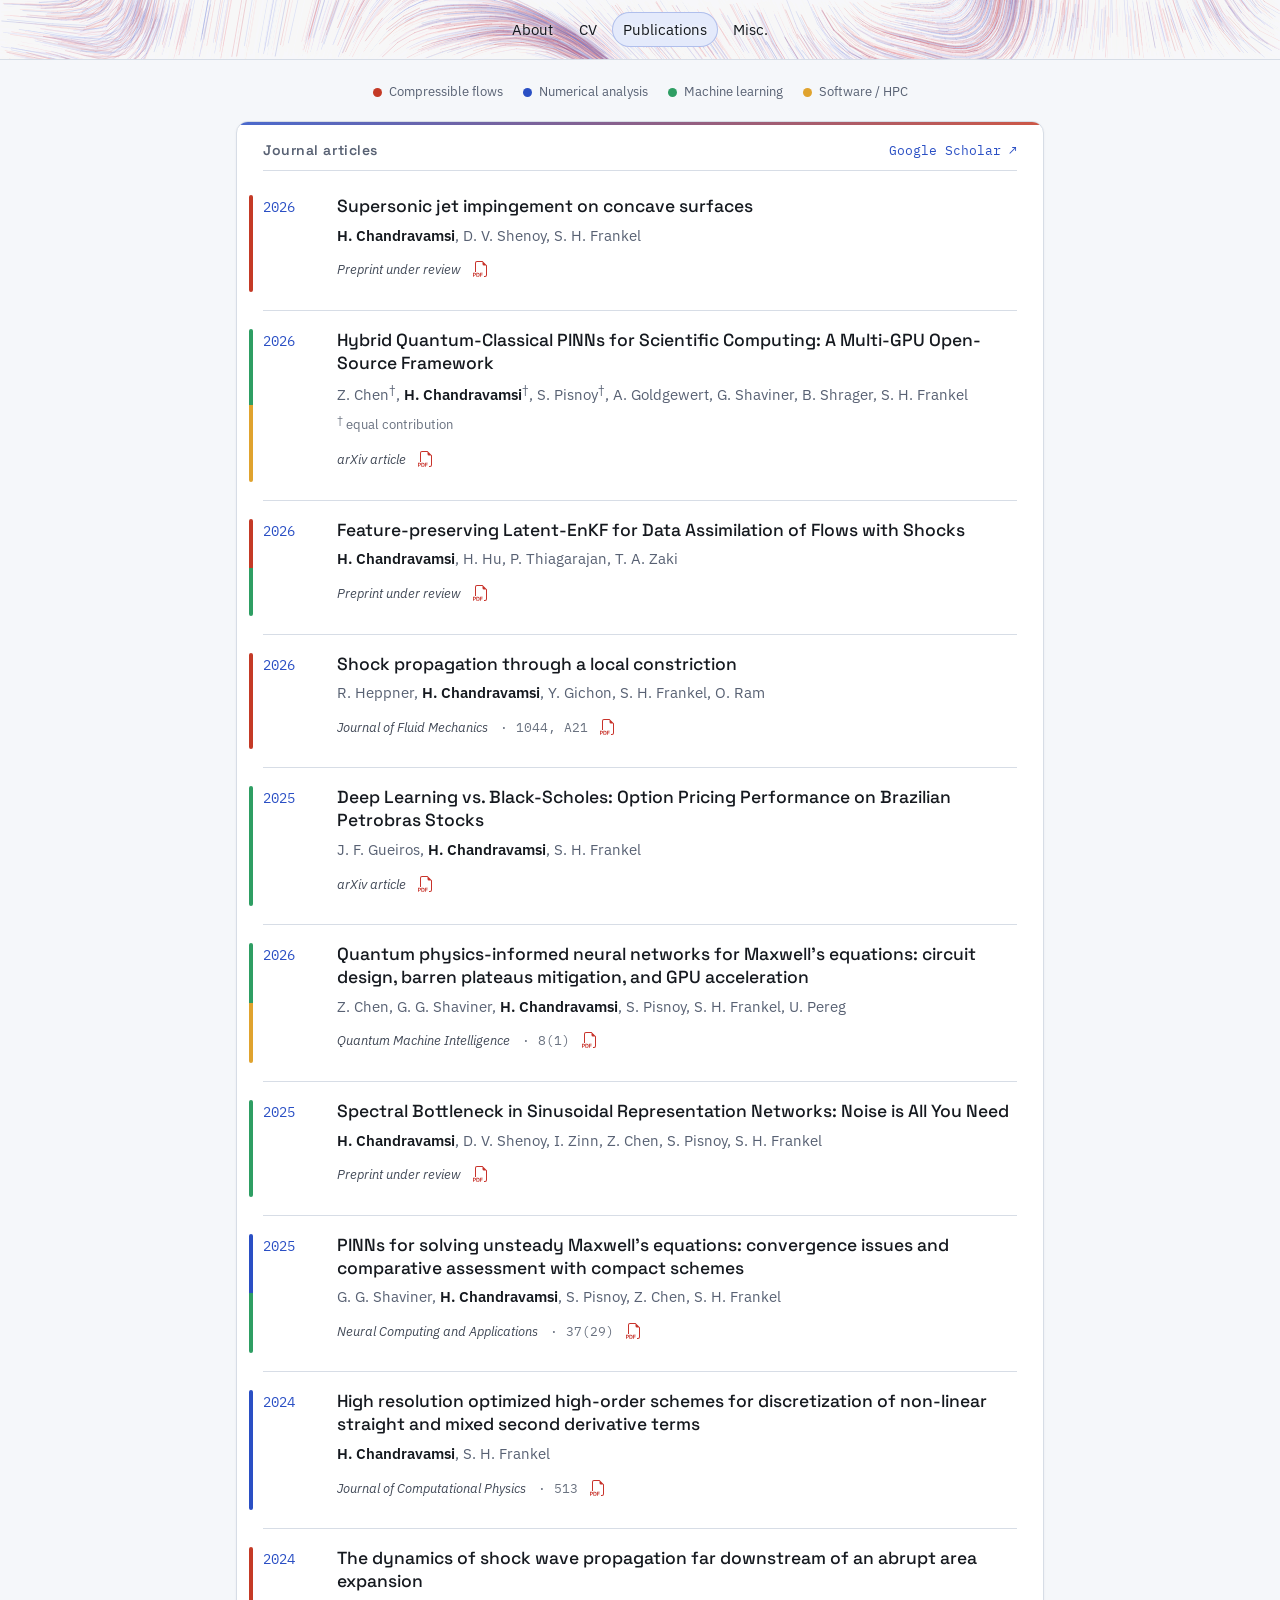
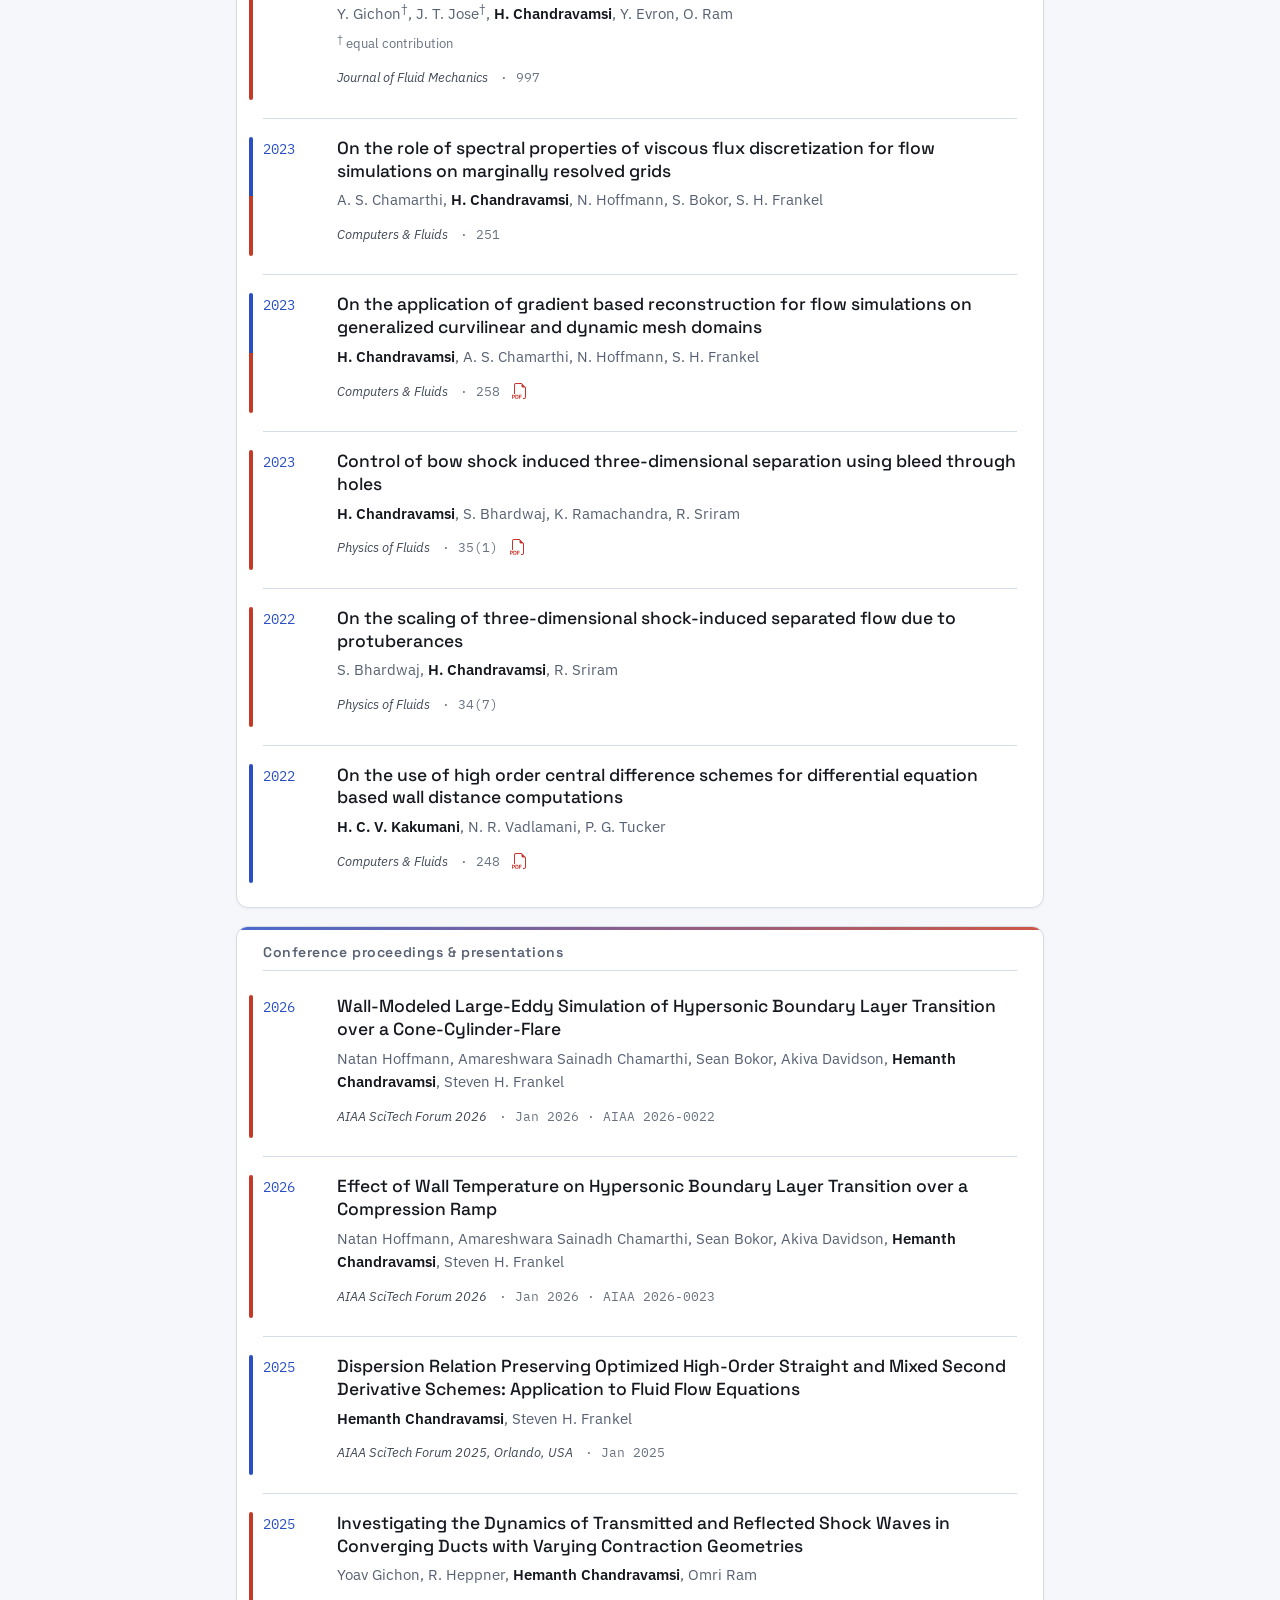
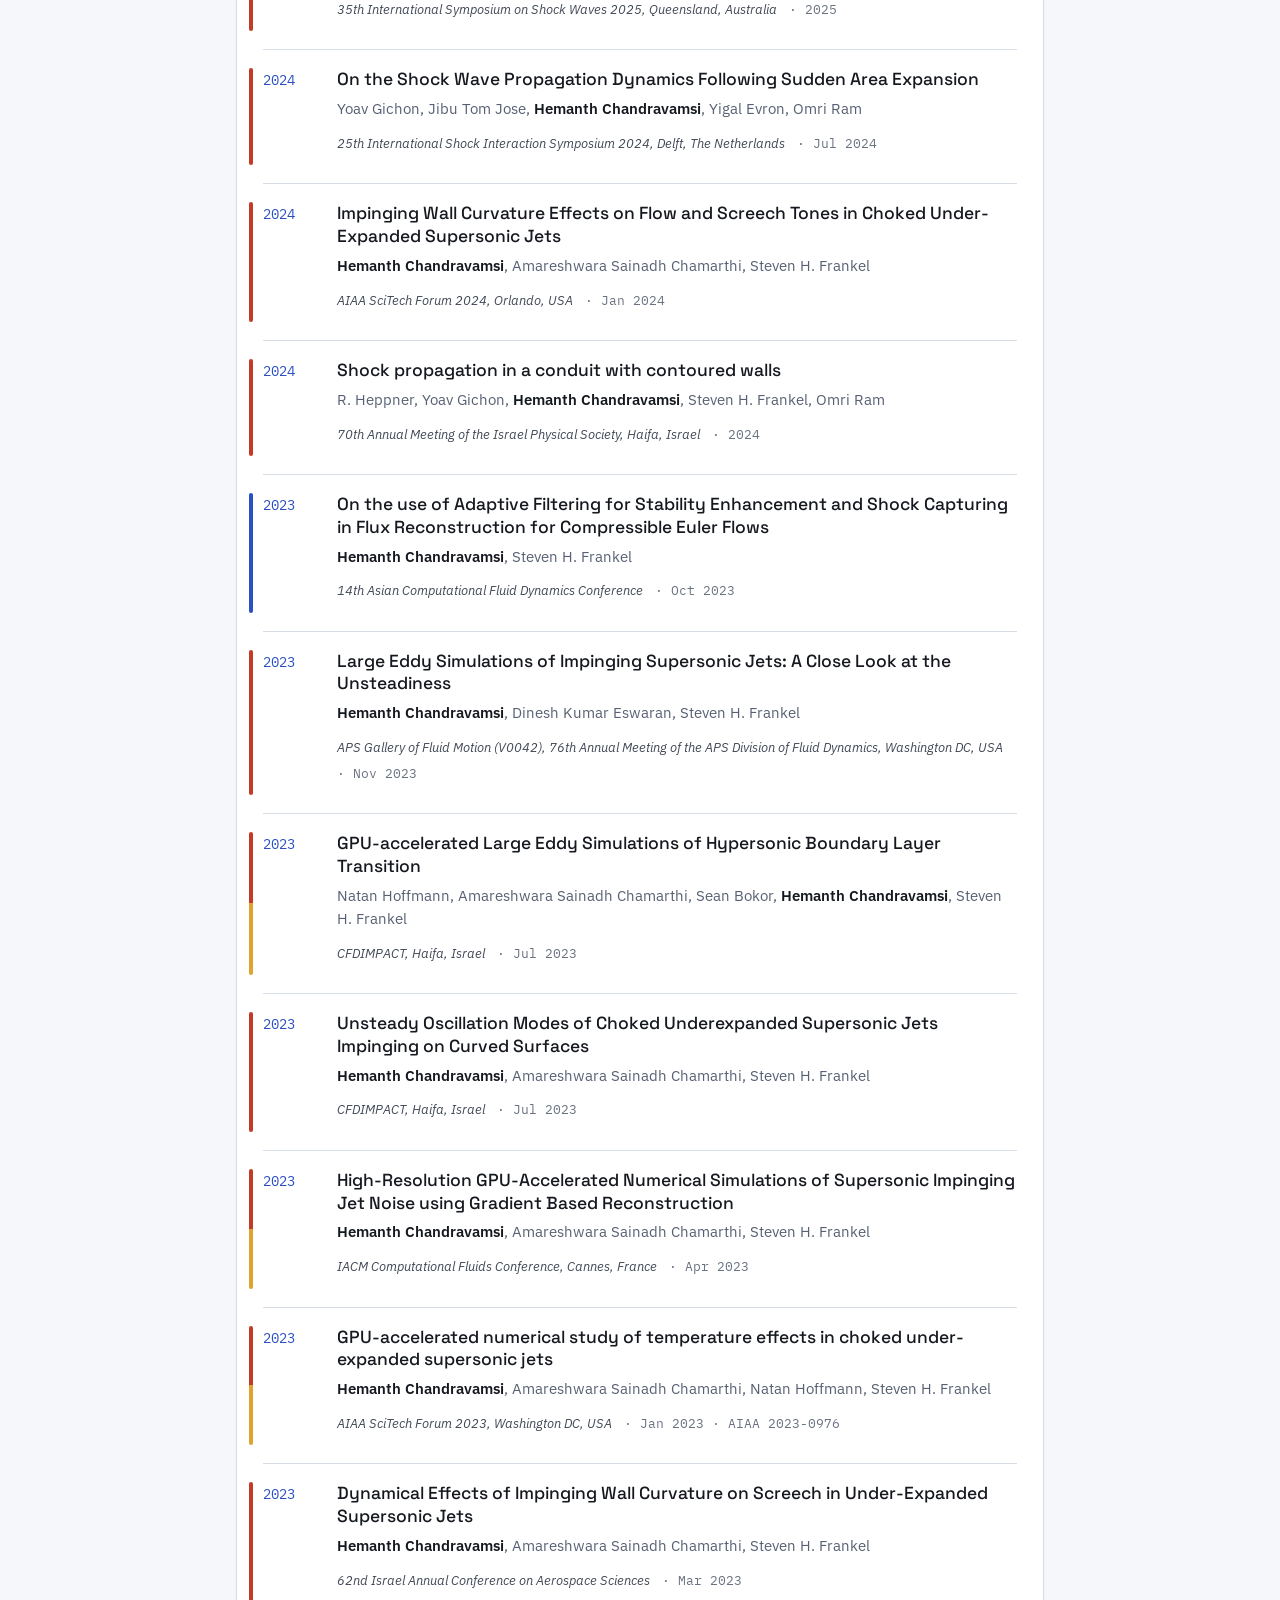
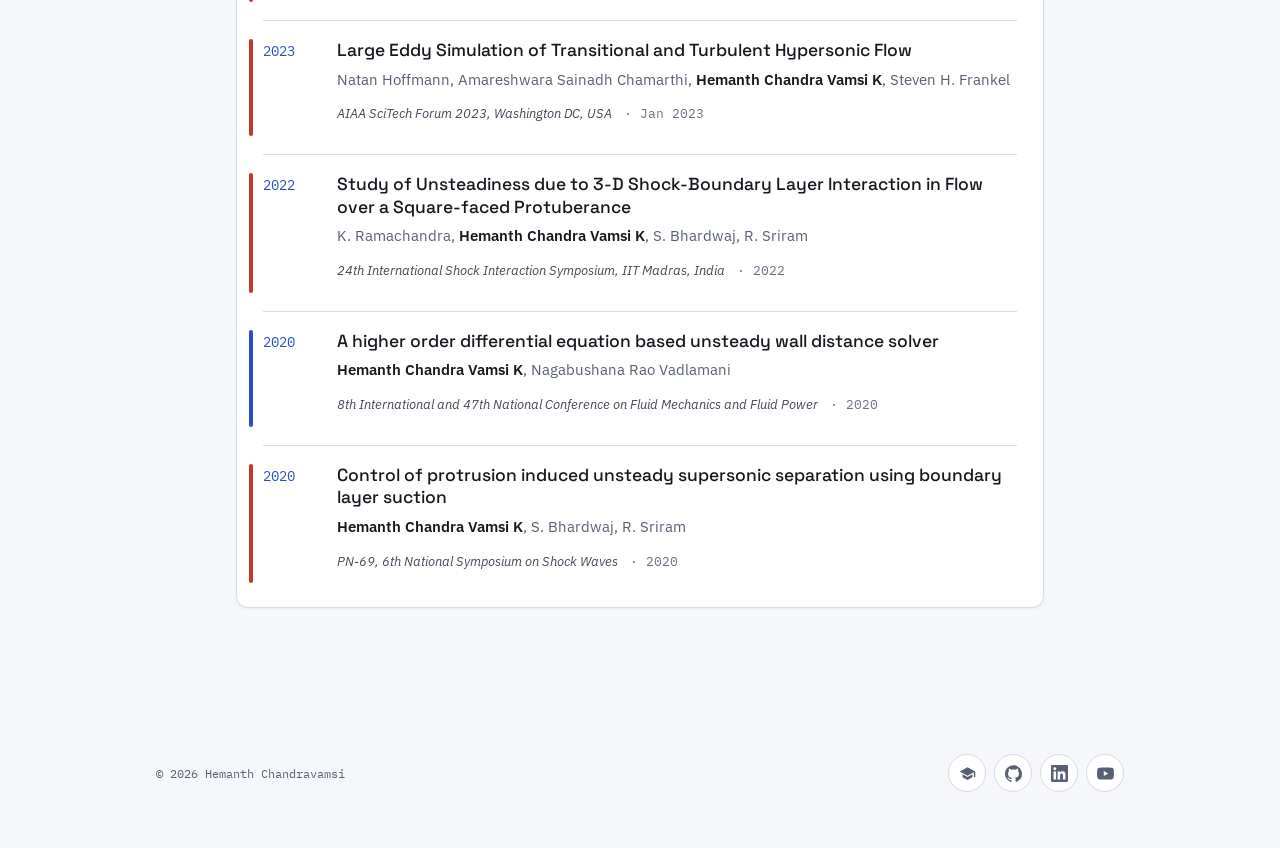
<file: publications.html>
<!DOCTYPE html>
<html lang="en">
<head>
<!-- Google tag (gtag.js) -->
<script async src="https://www.googletagmanager.com/gtag/js?id=G-M04V89ZM2X"></script>
<script>
  window.dataLayer = window.dataLayer || [];
  function gtag(){dataLayer.push(arguments);}
  gtag('js', new Date());

  gtag('config', 'G-M04V89ZM2X');
</script>
<meta charset="utf-8" />
<meta name="viewport" content="width=device-width, initial-scale=1" />
<title>Publications · Hemanth Chandravamsi</title>
<meta name="description" content="Peer-reviewed publications, conference papers, talks, and theses by Hemanth Chandravamsi." />
<link rel="canonical" href="https://hemanthgrylls.github.io/publications.html" />
<link rel="preconnect" href="https://fonts.googleapis.com" />
<link rel="preconnect" href="https://fonts.gstatic.com" crossorigin />
<link href="https://fonts.googleapis.com/css2?family=Space+Grotesk:wght@400;500;600;700&family=IBM+Plex+Sans:wght@400;500;600&family=IBM+Plex+Mono:wght@400;500&display=swap" rel="stylesheet" />
<link rel="stylesheet" href="assets/style.css" />
</head>
<body>

<nav class="nav">
  <canvas id="navflow" aria-hidden="true"></canvas>
  <div class="nav-inner">
    <button class="nav-toggle" type="button" aria-label="Open menu" aria-expanded="false"><span></span><span></span><span></span></button>
    <div class="tabs">
      <a href="index.html">About</a>
      <a href="cv.html">CV</a>
      <a href="publications.html" aria-current="page">Publications</a>
      <a href="misc.html">Misc.</a>
    </div>
  </div>
</nav>

<main>
  <section class="section">
    <div class="wrap pubs">
      <div class="pub-key">
        <span><i class="dot dot-c"></i>Compressible flows</span>
        <span><i class="dot dot-n"></i>Numerical analysis</span>
        <span><i class="dot dot-m"></i>Machine learning</span>
        <span><i class="dot dot-s"></i>Software / HPC</span>
      </div>
      <div class="pub-group">
        <div class="pub-head">
          <h3>Journal articles</h3>
          <p class="metrics-mini"><a href="https://scholar.google.com/citations?user=fM2UaHoAAAAJ&hl=en" target="_blank" rel="noopener">Google Scholar ↗</a></p>
        </div>

        <div class="pub bar-c">
          <span class="year">2026</span>
          <div>
            <p class="title"><a href="https://arxiv.org/abs/2608.01542" target="_blank" rel="noopener">Supersonic jet impingement on concave surfaces</a></p>
            <p class="authors"><span class="me">H. Chandravamsi</span>, D. V. Shenoy, S. H. Frankel</p>
            <p class="meta"><span class="venue">Preprint under review</span> <a class="arxiv-pdf" href="https://arxiv.org/pdf/2608.01542" target="_blank" rel="noopener" aria-label="arXiv PDF" title="arXiv PDF"><svg viewBox="0 0 16 16" xmlns="http://www.w3.org/2000/svg" fill="currentColor" aria-hidden="true"><path fill-rule="evenodd" d="M14 4.5V14a2 2 0 0 1-2 2h-1v-1h1a1 1 0 0 0 1-1V4.5h-2A1.5 1.5 0 0 1 9.5 3V1H4a1 1 0 0 0-1 1v9H2V2a2 2 0 0 1 2-2h5.5L14 4.5ZM1.6 11.85H0v3.999h.791v-1.342h.803q.43 0 .732-.173.305-.175.463-.474a1.42 1.42 0 0 0 .161-.677q0-.375-.158-.677a1.176 1.176 0 0 0-.46-.477q-.3-.18-.732-.179Zm.545 1.333a.795.795 0 0 1-.085.38.574.574 0 0 1-.238.241.794.794 0 0 1-.375.082H.788V12.48h.66q.327 0 .512.181.185.183.185.522Zm1.217-1.333v3.999h1.46q.602 0 .998-.237a1.45 1.45 0 0 0 .595-.689q.196-.45.196-1.084 0-.63-.196-1.075a1.426 1.426 0 0 0-.589-.68q-.396-.234-1.005-.234H3.362Zm.791.645h.563q.371 0 .609.152a.9.9 0 0 1 .354.454q.118.302.118.753a2.3 2.3 0 0 1-.068.592 1.14 1.14 0 0 1-.196.422.8.8 0 0 1-.334.252 1.298 1.298 0 0 1-.483.082h-.563v-3.36l-.001-.001Zm3.743 1.763v1.591h-.79V11.85h2.548v.653H7.887v1.117h1.606v.638H7.887v.001Z"/></svg></a></p>
          </div>
        </div>

        <div class="pub bar-ms">
          <span class="year">2026</span>
          <div>
            <p class="title"><a href="https://arxiv.org/abs/2604.15645" target="_blank" rel="noopener">Hybrid Quantum-Classical PINNs for Scientific Computing: A Multi-GPU Open-Source Framework</a></p>
            <p class="authors">Z. Chen<sup>†</sup>, <span class="me">H. Chandravamsi</span><sup>†</sup>, S. Pisnoy<sup>†</sup>, A. Goldgewert, G. Shaviner, B. Shrager, S. H. Frankel</p>
            <p class="eqc"><sup>†</sup> equal contribution</p>
            <p class="meta"><span class="venue">arXiv article</span> <a class="arxiv-pdf" href="https://arxiv.org/pdf/2604.15645" target="_blank" rel="noopener" aria-label="arXiv PDF" title="arXiv PDF"><svg viewBox="0 0 16 16" xmlns="http://www.w3.org/2000/svg" fill="currentColor" aria-hidden="true"><path fill-rule="evenodd" d="M14 4.5V14a2 2 0 0 1-2 2h-1v-1h1a1 1 0 0 0 1-1V4.5h-2A1.5 1.5 0 0 1 9.5 3V1H4a1 1 0 0 0-1 1v9H2V2a2 2 0 0 1 2-2h5.5L14 4.5ZM1.6 11.85H0v3.999h.791v-1.342h.803q.43 0 .732-.173.305-.175.463-.474a1.42 1.42 0 0 0 .161-.677q0-.375-.158-.677a1.176 1.176 0 0 0-.46-.477q-.3-.18-.732-.179Zm.545 1.333a.795.795 0 0 1-.085.38.574.574 0 0 1-.238.241.794.794 0 0 1-.375.082H.788V12.48h.66q.327 0 .512.181.185.183.185.522Zm1.217-1.333v3.999h1.46q.602 0 .998-.237a1.45 1.45 0 0 0 .595-.689q.196-.45.196-1.084 0-.63-.196-1.075a1.426 1.426 0 0 0-.589-.68q-.396-.234-1.005-.234H3.362Zm.791.645h.563q.371 0 .609.152a.9.9 0 0 1 .354.454q.118.302.118.753a2.3 2.3 0 0 1-.068.592 1.14 1.14 0 0 1-.196.422.8.8 0 0 1-.334.252 1.298 1.298 0 0 1-.483.082h-.563v-3.36l-.001-.001Zm3.743 1.763v1.591h-.79V11.85h2.548v.653H7.887v1.117h1.606v.638H7.887v.001Z"/></svg></a></p>
          </div>
        </div>

        <div class="pub bar-mc">
          <span class="year">2026</span>
          <div>
            <p class="title"><a href="https://arxiv.org/abs/2606.12559" target="_blank" rel="noopener">Feature-preserving Latent-EnKF for Data Assimilation of Flows with Shocks</a></p>
            <p class="authors"><span class="me">H. Chandravamsi</span>, H. Hu, P. Thiagarajan, T. A. Zaki</p>
            <p class="meta"><span class="venue">Preprint under review</span> <a class="arxiv-pdf" href="https://arxiv.org/pdf/2606.12559" target="_blank" rel="noopener" aria-label="arXiv PDF" title="arXiv PDF"><svg viewBox="0 0 16 16" xmlns="http://www.w3.org/2000/svg" fill="currentColor" aria-hidden="true"><path fill-rule="evenodd" d="M14 4.5V14a2 2 0 0 1-2 2h-1v-1h1a1 1 0 0 0 1-1V4.5h-2A1.5 1.5 0 0 1 9.5 3V1H4a1 1 0 0 0-1 1v9H2V2a2 2 0 0 1 2-2h5.5L14 4.5ZM1.6 11.85H0v3.999h.791v-1.342h.803q.43 0 .732-.173.305-.175.463-.474a1.42 1.42 0 0 0 .161-.677q0-.375-.158-.677a1.176 1.176 0 0 0-.46-.477q-.3-.18-.732-.179Zm.545 1.333a.795.795 0 0 1-.085.38.574.574 0 0 1-.238.241.794.794 0 0 1-.375.082H.788V12.48h.66q.327 0 .512.181.185.183.185.522Zm1.217-1.333v3.999h1.46q.602 0 .998-.237a1.45 1.45 0 0 0 .595-.689q.196-.45.196-1.084 0-.63-.196-1.075a1.426 1.426 0 0 0-.589-.68q-.396-.234-1.005-.234H3.362Zm.791.645h.563q.371 0 .609.152a.9.9 0 0 1 .354.454q.118.302.118.753a2.3 2.3 0 0 1-.068.592 1.14 1.14 0 0 1-.196.422.8.8 0 0 1-.334.252 1.298 1.298 0 0 1-.483.082h-.563v-3.36l-.001-.001Zm3.743 1.763v1.591h-.79V11.85h2.548v.653H7.887v1.117h1.606v.638H7.887v.001Z"/></svg></a></p>
          </div>
        </div>

        <div class="pub bar-c">
          <span class="year">2026</span>
          <div>
            <p class="title"><a href="https://doi.org/10.1017/jfm.2026.12130" target="_blank" rel="noopener">Shock propagation through a local constriction</a></p>
            <p class="authors">R. Heppner, <span class="me">H. Chandravamsi</span>, Y. Gichon, S. H. Frankel, O. Ram</p>
            <p class="meta"><span class="venue">Journal of Fluid Mechanics</span> · 1044, A21 <a class="arxiv-pdf" href="https://arxiv.org/pdf/2603.03489" target="_blank" rel="noopener" aria-label="arXiv PDF" title="arXiv PDF"><svg viewBox="0 0 16 16" xmlns="http://www.w3.org/2000/svg" fill="currentColor" aria-hidden="true"><path fill-rule="evenodd" d="M14 4.5V14a2 2 0 0 1-2 2h-1v-1h1a1 1 0 0 0 1-1V4.5h-2A1.5 1.5 0 0 1 9.5 3V1H4a1 1 0 0 0-1 1v9H2V2a2 2 0 0 1 2-2h5.5L14 4.5ZM1.6 11.85H0v3.999h.791v-1.342h.803q.43 0 .732-.173.305-.175.463-.474a1.42 1.42 0 0 0 .161-.677q0-.375-.158-.677a1.176 1.176 0 0 0-.46-.477q-.3-.18-.732-.179Zm.545 1.333a.795.795 0 0 1-.085.38.574.574 0 0 1-.238.241.794.794 0 0 1-.375.082H.788V12.48h.66q.327 0 .512.181.185.183.185.522Zm1.217-1.333v3.999h1.46q.602 0 .998-.237a1.45 1.45 0 0 0 .595-.689q.196-.45.196-1.084 0-.63-.196-1.075a1.426 1.426 0 0 0-.589-.68q-.396-.234-1.005-.234H3.362Zm.791.645h.563q.371 0 .609.152a.9.9 0 0 1 .354.454q.118.302.118.753a2.3 2.3 0 0 1-.068.592 1.14 1.14 0 0 1-.196.422.8.8 0 0 1-.334.252 1.298 1.298 0 0 1-.483.082h-.563v-3.36l-.001-.001Zm3.743 1.763v1.591h-.79V11.85h2.548v.653H7.887v1.117h1.606v.638H7.887v.001Z"/></svg></a></p>
          </div>
        </div>

        <div class="pub bar-m">
          <span class="year">2025</span>
          <div>
            <p class="title"><a href="https://arxiv.org/abs/2504.20088" target="_blank" rel="noopener">Deep Learning vs. Black-Scholes: Option Pricing Performance on Brazilian Petrobras Stocks</a></p>
            <p class="authors">J. F. Gueiros, <span class="me">H. Chandravamsi</span>, S. H. Frankel</p>
            <p class="meta"><span class="venue">arXiv article</span> <a class="arxiv-pdf" href="https://arxiv.org/pdf/2504.20088" target="_blank" rel="noopener" aria-label="arXiv PDF" title="arXiv PDF"><svg viewBox="0 0 16 16" xmlns="http://www.w3.org/2000/svg" fill="currentColor" aria-hidden="true"><path fill-rule="evenodd" d="M14 4.5V14a2 2 0 0 1-2 2h-1v-1h1a1 1 0 0 0 1-1V4.5h-2A1.5 1.5 0 0 1 9.5 3V1H4a1 1 0 0 0-1 1v9H2V2a2 2 0 0 1 2-2h5.5L14 4.5ZM1.6 11.85H0v3.999h.791v-1.342h.803q.43 0 .732-.173.305-.175.463-.474a1.42 1.42 0 0 0 .161-.677q0-.375-.158-.677a1.176 1.176 0 0 0-.46-.477q-.3-.18-.732-.179Zm.545 1.333a.795.795 0 0 1-.085.38.574.574 0 0 1-.238.241.794.794 0 0 1-.375.082H.788V12.48h.66q.327 0 .512.181.185.183.185.522Zm1.217-1.333v3.999h1.46q.602 0 .998-.237a1.45 1.45 0 0 0 .595-.689q.196-.45.196-1.084 0-.63-.196-1.075a1.426 1.426 0 0 0-.589-.68q-.396-.234-1.005-.234H3.362Zm.791.645h.563q.371 0 .609.152a.9.9 0 0 1 .354.454q.118.302.118.753a2.3 2.3 0 0 1-.068.592 1.14 1.14 0 0 1-.196.422.8.8 0 0 1-.334.252 1.298 1.298 0 0 1-.483.082h-.563v-3.36l-.001-.001Zm3.743 1.763v1.591h-.79V11.85h2.548v.653H7.887v1.117h1.606v.638H7.887v.001Z"/></svg></a></p>
          </div>
        </div>

        <div class="pub bar-ms">
          <span class="year">2026</span>
          <div>
            <p class="title"><a href="https://scholar.google.com/scholar?oi=bibs&hl=en&cluster=5606370850145757465" target="_blank" rel="noopener">Quantum physics-informed neural networks for Maxwell's equations: circuit design, barren plateaus mitigation, and GPU acceleration</a></p>
            <p class="authors">Z. Chen, G. G. Shaviner, <span class="me">H. Chandravamsi</span>, S. Pisnoy, S. H. Frankel, U. Pereg</p>
            <p class="meta"><span class="venue">Quantum Machine Intelligence</span> · 8(1) <a class="arxiv-pdf" href="https://arxiv.org/pdf/2506.23246" target="_blank" rel="noopener" aria-label="arXiv PDF" title="arXiv PDF"><svg viewBox="0 0 16 16" xmlns="http://www.w3.org/2000/svg" fill="currentColor" aria-hidden="true"><path fill-rule="evenodd" d="M14 4.5V14a2 2 0 0 1-2 2h-1v-1h1a1 1 0 0 0 1-1V4.5h-2A1.5 1.5 0 0 1 9.5 3V1H4a1 1 0 0 0-1 1v9H2V2a2 2 0 0 1 2-2h5.5L14 4.5ZM1.6 11.85H0v3.999h.791v-1.342h.803q.43 0 .732-.173.305-.175.463-.474a1.42 1.42 0 0 0 .161-.677q0-.375-.158-.677a1.176 1.176 0 0 0-.46-.477q-.3-.18-.732-.179Zm.545 1.333a.795.795 0 0 1-.085.38.574.574 0 0 1-.238.241.794.794 0 0 1-.375.082H.788V12.48h.66q.327 0 .512.181.185.183.185.522Zm1.217-1.333v3.999h1.46q.602 0 .998-.237a1.45 1.45 0 0 0 .595-.689q.196-.45.196-1.084 0-.63-.196-1.075a1.426 1.426 0 0 0-.589-.68q-.396-.234-1.005-.234H3.362Zm.791.645h.563q.371 0 .609.152a.9.9 0 0 1 .354.454q.118.302.118.753a2.3 2.3 0 0 1-.068.592 1.14 1.14 0 0 1-.196.422.8.8 0 0 1-.334.252 1.298 1.298 0 0 1-.483.082h-.563v-3.36l-.001-.001Zm3.743 1.763v1.591h-.79V11.85h2.548v.653H7.887v1.117h1.606v.638H7.887v.001Z"/></svg></a></p>
          </div>
        </div>

        <div class="pub bar-m">
          <span class="year">2025</span>
          <div>
            <p class="title"><a href="https://arxiv.org/abs/2509.09719" target="_blank" rel="noopener">Spectral Bottleneck in Sinusoidal Representation Networks: Noise is All You Need</a></p>
            <p class="authors"><span class="me">H. Chandravamsi</span>, D. V. Shenoy, I. Zinn, Z. Chen, S. Pisnoy, S. H. Frankel</p>
            <p class="meta"><span class="venue">Preprint under review</span> <a class="arxiv-pdf" href="https://arxiv.org/pdf/2509.09719" target="_blank" rel="noopener" aria-label="arXiv PDF" title="arXiv PDF"><svg viewBox="0 0 16 16" xmlns="http://www.w3.org/2000/svg" fill="currentColor" aria-hidden="true"><path fill-rule="evenodd" d="M14 4.5V14a2 2 0 0 1-2 2h-1v-1h1a1 1 0 0 0 1-1V4.5h-2A1.5 1.5 0 0 1 9.5 3V1H4a1 1 0 0 0-1 1v9H2V2a2 2 0 0 1 2-2h5.5L14 4.5ZM1.6 11.85H0v3.999h.791v-1.342h.803q.43 0 .732-.173.305-.175.463-.474a1.42 1.42 0 0 0 .161-.677q0-.375-.158-.677a1.176 1.176 0 0 0-.46-.477q-.3-.18-.732-.179Zm.545 1.333a.795.795 0 0 1-.085.38.574.574 0 0 1-.238.241.794.794 0 0 1-.375.082H.788V12.48h.66q.327 0 .512.181.185.183.185.522Zm1.217-1.333v3.999h1.46q.602 0 .998-.237a1.45 1.45 0 0 0 .595-.689q.196-.45.196-1.084 0-.63-.196-1.075a1.426 1.426 0 0 0-.589-.68q-.396-.234-1.005-.234H3.362Zm.791.645h.563q.371 0 .609.152a.9.9 0 0 1 .354.454q.118.302.118.753a2.3 2.3 0 0 1-.068.592 1.14 1.14 0 0 1-.196.422.8.8 0 0 1-.334.252 1.298 1.298 0 0 1-.483.082h-.563v-3.36l-.001-.001Zm3.743 1.763v1.591h-.79V11.85h2.548v.653H7.887v1.117h1.606v.638H7.887v.001Z"/></svg></a></p>
          </div>
        </div>

        <div class="pub bar-mn">
          <span class="year">2025</span>
          <div>
            <p class="title"><a href="https://scholar.google.com/scholar?oi=bibs&hl=en&cluster=12487170460871723883" target="_blank" rel="noopener">PINNs for solving unsteady Maxwell's equations: convergence issues and comparative assessment with compact schemes</a></p>
            <p class="authors">G. G. Shaviner, <span class="me">H. Chandravamsi</span>, S. Pisnoy, Z. Chen, S. H. Frankel</p>
            <p class="meta"><span class="venue">Neural Computing and Applications</span> · 37(29) <a class="arxiv-pdf" href="https://arxiv.org/pdf/2504.12144" target="_blank" rel="noopener" aria-label="arXiv PDF" title="arXiv PDF"><svg viewBox="0 0 16 16" xmlns="http://www.w3.org/2000/svg" fill="currentColor" aria-hidden="true"><path fill-rule="evenodd" d="M14 4.5V14a2 2 0 0 1-2 2h-1v-1h1a1 1 0 0 0 1-1V4.5h-2A1.5 1.5 0 0 1 9.5 3V1H4a1 1 0 0 0-1 1v9H2V2a2 2 0 0 1 2-2h5.5L14 4.5ZM1.6 11.85H0v3.999h.791v-1.342h.803q.43 0 .732-.173.305-.175.463-.474a1.42 1.42 0 0 0 .161-.677q0-.375-.158-.677a1.176 1.176 0 0 0-.46-.477q-.3-.18-.732-.179Zm.545 1.333a.795.795 0 0 1-.085.38.574.574 0 0 1-.238.241.794.794 0 0 1-.375.082H.788V12.48h.66q.327 0 .512.181.185.183.185.522Zm1.217-1.333v3.999h1.46q.602 0 .998-.237a1.45 1.45 0 0 0 .595-.689q.196-.45.196-1.084 0-.63-.196-1.075a1.426 1.426 0 0 0-.589-.68q-.396-.234-1.005-.234H3.362Zm.791.645h.563q.371 0 .609.152a.9.9 0 0 1 .354.454q.118.302.118.753a2.3 2.3 0 0 1-.068.592 1.14 1.14 0 0 1-.196.422.8.8 0 0 1-.334.252 1.298 1.298 0 0 1-.483.082h-.563v-3.36l-.001-.001Zm3.743 1.763v1.591h-.79V11.85h2.548v.653H7.887v1.117h1.606v.638H7.887v.001Z"/></svg></a></p>
          </div>
        </div>

        <div class="pub bar-n">
          <span class="year">2024</span>
          <div>
            <p class="title"><a href="https://scholar.google.com/scholar?oi=bibs&hl=en&cluster=15582971179126669439" target="_blank" rel="noopener">High resolution optimized high-order schemes for discretization of non-linear straight and mixed second derivative terms</a></p>
            <p class="authors"><span class="me">H. Chandravamsi</span>, S. H. Frankel</p>
            <p class="meta"><span class="venue">Journal of Computational Physics</span> · 513 <a class="arxiv-pdf" href="https://arxiv.org/pdf/2312.12069" target="_blank" rel="noopener" aria-label="arXiv PDF" title="arXiv PDF"><svg viewBox="0 0 16 16" xmlns="http://www.w3.org/2000/svg" fill="currentColor" aria-hidden="true"><path fill-rule="evenodd" d="M14 4.5V14a2 2 0 0 1-2 2h-1v-1h1a1 1 0 0 0 1-1V4.5h-2A1.5 1.5 0 0 1 9.5 3V1H4a1 1 0 0 0-1 1v9H2V2a2 2 0 0 1 2-2h5.5L14 4.5ZM1.6 11.85H0v3.999h.791v-1.342h.803q.43 0 .732-.173.305-.175.463-.474a1.42 1.42 0 0 0 .161-.677q0-.375-.158-.677a1.176 1.176 0 0 0-.46-.477q-.3-.18-.732-.179Zm.545 1.333a.795.795 0 0 1-.085.38.574.574 0 0 1-.238.241.794.794 0 0 1-.375.082H.788V12.48h.66q.327 0 .512.181.185.183.185.522Zm1.217-1.333v3.999h1.46q.602 0 .998-.237a1.45 1.45 0 0 0 .595-.689q.196-.45.196-1.084 0-.63-.196-1.075a1.426 1.426 0 0 0-.589-.68q-.396-.234-1.005-.234H3.362Zm.791.645h.563q.371 0 .609.152a.9.9 0 0 1 .354.454q.118.302.118.753a2.3 2.3 0 0 1-.068.592 1.14 1.14 0 0 1-.196.422.8.8 0 0 1-.334.252 1.298 1.298 0 0 1-.483.082h-.563v-3.36l-.001-.001Zm3.743 1.763v1.591h-.79V11.85h2.548v.653H7.887v1.117h1.606v.638H7.887v.001Z"/></svg></a></p>
          </div>
        </div>

        <div class="pub bar-c">
          <span class="year">2024</span>
          <div>
            <p class="title"><a href="https://scholar.google.com/scholar?oi=bibs&hl=en&cluster=13634402891224021342" target="_blank" rel="noopener">The dynamics of shock wave propagation far downstream of an abrupt area expansion</a></p>
            <p class="authors">Y. Gichon<sup>†</sup>, J. T. Jose<sup>†</sup>, <span class="me">H. Chandravamsi</span>, Y. Evron, O. Ram</p>
            <p class="eqc"><sup>†</sup> equal contribution</p>
            <p class="meta"><span class="venue">Journal of Fluid Mechanics</span> · 997</p>
          </div>
        </div>

        <div class="pub bar-nc">
          <span class="year">2023</span>
          <div>
            <p class="title"><a href="https://scholar.google.com/scholar?oi=bibs&hl=en&cluster=9593036133137012339" target="_blank" rel="noopener">On the role of spectral properties of viscous flux discretization for flow simulations on marginally resolved grids</a></p>
            <p class="authors">A. S. Chamarthi, <span class="me">H. Chandravamsi</span>, N. Hoffmann, S. Bokor, S. H. Frankel</p>
            <p class="meta"><span class="venue">Computers &amp; Fluids</span> · 251</p>
          </div>
        </div>

        <div class="pub bar-nc">
          <span class="year">2023</span>
          <div>
            <p class="title"><a href="https://scholar.google.com/citations?user=fM2UaHoAAAAJ&hl=en" target="_blank" rel="noopener">On the application of gradient based reconstruction for flow simulations on generalized curvilinear and dynamic mesh domains</a></p>
            <p class="authors"><span class="me">H. Chandravamsi</span>, A. S. Chamarthi, N. Hoffmann, S. H. Frankel</p>
            <p class="meta"><span class="venue">Computers &amp; Fluids</span> · 258 <a class="arxiv-pdf" href="https://arxiv.org/pdf/2303.10785" target="_blank" rel="noopener" aria-label="arXiv PDF" title="arXiv PDF"><svg viewBox="0 0 16 16" xmlns="http://www.w3.org/2000/svg" fill="currentColor" aria-hidden="true"><path fill-rule="evenodd" d="M14 4.5V14a2 2 0 0 1-2 2h-1v-1h1a1 1 0 0 0 1-1V4.5h-2A1.5 1.5 0 0 1 9.5 3V1H4a1 1 0 0 0-1 1v9H2V2a2 2 0 0 1 2-2h5.5L14 4.5ZM1.6 11.85H0v3.999h.791v-1.342h.803q.43 0 .732-.173.305-.175.463-.474a1.42 1.42 0 0 0 .161-.677q0-.375-.158-.677a1.176 1.176 0 0 0-.46-.477q-.3-.18-.732-.179Zm.545 1.333a.795.795 0 0 1-.085.38.574.574 0 0 1-.238.241.794.794 0 0 1-.375.082H.788V12.48h.66q.327 0 .512.181.185.183.185.522Zm1.217-1.333v3.999h1.46q.602 0 .998-.237a1.45 1.45 0 0 0 .595-.689q.196-.45.196-1.084 0-.63-.196-1.075a1.426 1.426 0 0 0-.589-.68q-.396-.234-1.005-.234H3.362Zm.791.645h.563q.371 0 .609.152a.9.9 0 0 1 .354.454q.118.302.118.753a2.3 2.3 0 0 1-.068.592 1.14 1.14 0 0 1-.196.422.8.8 0 0 1-.334.252 1.298 1.298 0 0 1-.483.082h-.563v-3.36l-.001-.001Zm3.743 1.763v1.591h-.79V11.85h2.548v.653H7.887v1.117h1.606v.638H7.887v.001Z"/></svg></a></p>
          </div>
        </div>

        <div class="pub bar-c">
          <span class="year">2023</span>
          <div>
            <p class="title"><a href="https://scholar.google.com/citations?user=fM2UaHoAAAAJ&hl=en" target="_blank" rel="noopener">Control of bow shock induced three-dimensional separation using bleed through holes</a></p>
            <p class="authors"><span class="me">H. Chandravamsi</span>, S. Bhardwaj, K. Ramachandra, R. Sriram</p>
            <p class="meta"><span class="venue">Physics of Fluids</span> · 35(1) <a class="arxiv-pdf" href="https://arxiv.org/pdf/2211.12214" target="_blank" rel="noopener" aria-label="arXiv PDF" title="arXiv PDF"><svg viewBox="0 0 16 16" xmlns="http://www.w3.org/2000/svg" fill="currentColor" aria-hidden="true"><path fill-rule="evenodd" d="M14 4.5V14a2 2 0 0 1-2 2h-1v-1h1a1 1 0 0 0 1-1V4.5h-2A1.5 1.5 0 0 1 9.5 3V1H4a1 1 0 0 0-1 1v9H2V2a2 2 0 0 1 2-2h5.5L14 4.5ZM1.6 11.85H0v3.999h.791v-1.342h.803q.43 0 .732-.173.305-.175.463-.474a1.42 1.42 0 0 0 .161-.677q0-.375-.158-.677a1.176 1.176 0 0 0-.46-.477q-.3-.18-.732-.179Zm.545 1.333a.795.795 0 0 1-.085.38.574.574 0 0 1-.238.241.794.794 0 0 1-.375.082H.788V12.48h.66q.327 0 .512.181.185.183.185.522Zm1.217-1.333v3.999h1.46q.602 0 .998-.237a1.45 1.45 0 0 0 .595-.689q.196-.45.196-1.084 0-.63-.196-1.075a1.426 1.426 0 0 0-.589-.68q-.396-.234-1.005-.234H3.362Zm.791.645h.563q.371 0 .609.152a.9.9 0 0 1 .354.454q.118.302.118.753a2.3 2.3 0 0 1-.068.592 1.14 1.14 0 0 1-.196.422.8.8 0 0 1-.334.252 1.298 1.298 0 0 1-.483.082h-.563v-3.36l-.001-.001Zm3.743 1.763v1.591h-.79V11.85h2.548v.653H7.887v1.117h1.606v.638H7.887v.001Z"/></svg></a></p>
          </div>
        </div>

        <div class="pub bar-c">
          <span class="year">2022</span>
          <div>
            <p class="title"><a href="https://scholar.google.com/citations?user=fM2UaHoAAAAJ&hl=en" target="_blank" rel="noopener">On the scaling of three-dimensional shock-induced separated flow due to protuberances</a></p>
            <p class="authors">S. Bhardwaj, <span class="me">H. Chandravamsi</span>, R. Sriram</p>
            <p class="meta"><span class="venue">Physics of Fluids</span> · 34(7)</p>
          </div>
        </div>

        <div class="pub bar-n">
          <span class="year">2022</span>
          <div>
            <p class="title"><a href="https://scholar.google.com/scholar?oi=bibs&hl=en&cluster=13306698053617297006" target="_blank" rel="noopener">On the use of high order central difference schemes for differential equation based wall distance computations</a></p>
            <p class="authors"><span class="me">H. C. V. Kakumani</span>, N. R. Vadlamani, P. G. Tucker</p>
            <p class="meta"><span class="venue">Computers &amp; Fluids</span> · 248 <a class="arxiv-pdf" href="https://arxiv.org/pdf/2111.09859" target="_blank" rel="noopener" aria-label="arXiv PDF" title="arXiv PDF"><svg viewBox="0 0 16 16" xmlns="http://www.w3.org/2000/svg" fill="currentColor" aria-hidden="true"><path fill-rule="evenodd" d="M14 4.5V14a2 2 0 0 1-2 2h-1v-1h1a1 1 0 0 0 1-1V4.5h-2A1.5 1.5 0 0 1 9.5 3V1H4a1 1 0 0 0-1 1v9H2V2a2 2 0 0 1 2-2h5.5L14 4.5ZM1.6 11.85H0v3.999h.791v-1.342h.803q.43 0 .732-.173.305-.175.463-.474a1.42 1.42 0 0 0 .161-.677q0-.375-.158-.677a1.176 1.176 0 0 0-.46-.477q-.3-.18-.732-.179Zm.545 1.333a.795.795 0 0 1-.085.38.574.574 0 0 1-.238.241.794.794 0 0 1-.375.082H.788V12.48h.66q.327 0 .512.181.185.183.185.522Zm1.217-1.333v3.999h1.46q.602 0 .998-.237a1.45 1.45 0 0 0 .595-.689q.196-.45.196-1.084 0-.63-.196-1.075a1.426 1.426 0 0 0-.589-.68q-.396-.234-1.005-.234H3.362Zm.791.645h.563q.371 0 .609.152a.9.9 0 0 1 .354.454q.118.302.118.753a2.3 2.3 0 0 1-.068.592 1.14 1.14 0 0 1-.196.422.8.8 0 0 1-.334.252 1.298 1.298 0 0 1-.483.082h-.563v-3.36l-.001-.001Zm3.743 1.763v1.591h-.79V11.85h2.548v.653H7.887v1.117h1.606v.638H7.887v.001Z"/></svg></a></p>
          </div>
        </div>
      </div>

      <div class="pub-group">
        <h3>Conference proceedings &amp; presentations</h3>

        <div class="pub bar-c">
          <span class="year">2026</span>
          <div>
            <p class="title">Wall-Modeled Large-Eddy Simulation of Hypersonic Boundary Layer Transition over a Cone-Cylinder-Flare</p>
            <p class="authors">Natan Hoffmann, Amareshwara Sainadh Chamarthi, Sean Bokor, Akiva Davidson, <span class="me">Hemanth Chandravamsi</span>, Steven H. Frankel</p>
            <p class="meta"><span class="venue">AIAA SciTech Forum 2026</span> · Jan 2026 · AIAA 2026-0022</p>
          </div>
        </div>

        <div class="pub bar-c">
          <span class="year">2026</span>
          <div>
            <p class="title">Effect of Wall Temperature on Hypersonic Boundary Layer Transition over a Compression Ramp</p>
            <p class="authors">Natan Hoffmann, Amareshwara Sainadh Chamarthi, Sean Bokor, Akiva Davidson, <span class="me">Hemanth Chandravamsi</span>, Steven H. Frankel</p>
            <p class="meta"><span class="venue">AIAA SciTech Forum 2026</span> · Jan 2026 · AIAA 2026-0023</p>
          </div>
        </div>

        <div class="pub bar-n">
          <span class="year">2025</span>
          <div>
            <p class="title">Dispersion Relation Preserving Optimized High-Order Straight and Mixed Second Derivative Schemes: Application to Fluid Flow Equations</p>
            <p class="authors"><span class="me">Hemanth Chandravamsi</span>, Steven H. Frankel</p>
            <p class="meta"><span class="venue">AIAA SciTech Forum 2025, Orlando, USA</span> · Jan 2025</p>
          </div>
        </div>

        <div class="pub bar-c">
          <span class="year">2025</span>
          <div>
            <p class="title">Investigating the Dynamics of Transmitted and Reflected Shock Waves in Converging Ducts with Varying Contraction Geometries</p>
            <p class="authors">Yoav Gichon, R. Heppner, <span class="me">Hemanth Chandravamsi</span>, Omri Ram</p>
            <p class="meta"><span class="venue">35th International Symposium on Shock Waves 2025, Queensland, Australia</span> · 2025</p>
          </div>
        </div>

        <div class="pub bar-c">
          <span class="year">2024</span>
          <div>
            <p class="title">On the Shock Wave Propagation Dynamics Following Sudden Area Expansion</p>
            <p class="authors">Yoav Gichon, Jibu Tom Jose, <span class="me">Hemanth Chandravamsi</span>, Yigal Evron, Omri Ram</p>
            <p class="meta"><span class="venue">25th International Shock Interaction Symposium 2024, Delft, The Netherlands</span> · Jul 2024</p>
          </div>
        </div>

        <div class="pub bar-c">
          <span class="year">2024</span>
          <div>
            <p class="title">Impinging Wall Curvature Effects on Flow and Screech Tones in Choked Under-Expanded Supersonic Jets</p>
            <p class="authors"><span class="me">Hemanth Chandravamsi</span>, Amareshwara Sainadh Chamarthi, Steven H. Frankel</p>
            <p class="meta"><span class="venue">AIAA SciTech Forum 2024, Orlando, USA</span> · Jan 2024</p>
          </div>
        </div>

        <div class="pub bar-c">
          <span class="year">2024</span>
          <div>
            <p class="title">Shock propagation in a conduit with contoured walls</p>
            <p class="authors">R. Heppner, Yoav Gichon, <span class="me">Hemanth Chandravamsi</span>, Steven H. Frankel, Omri Ram</p>
            <p class="meta"><span class="venue">70th Annual Meeting of the Israel Physical Society, Haifa, Israel</span> · 2024</p>
          </div>
        </div>

        <div class="pub bar-n">
          <span class="year">2023</span>
          <div>
            <p class="title">On the use of Adaptive Filtering for Stability Enhancement and Shock Capturing in Flux Reconstruction for Compressible Euler Flows</p>
            <p class="authors"><span class="me">Hemanth Chandravamsi</span>, Steven H. Frankel</p>
            <p class="meta"><span class="venue">14th Asian Computational Fluid Dynamics Conference</span> · Oct 2023</p>
          </div>
        </div>

        <div class="pub bar-c">
          <span class="year">2023</span>
          <div>
            <p class="title">Large Eddy Simulations of Impinging Supersonic Jets: A Close Look at the Unsteadiness</p>
            <p class="authors"><span class="me">Hemanth Chandravamsi</span>, Dinesh Kumar Eswaran, Steven H. Frankel</p>
            <p class="meta"><span class="venue">APS Gallery of Fluid Motion (V0042), 76th Annual Meeting of the APS Division of Fluid Dynamics, Washington DC, USA</span> · Nov 2023</p>
          </div>
        </div>

        <div class="pub bar-cs">
          <span class="year">2023</span>
          <div>
            <p class="title">GPU-accelerated Large Eddy Simulations of Hypersonic Boundary Layer Transition</p>
            <p class="authors">Natan Hoffmann, Amareshwara Sainadh Chamarthi, Sean Bokor, <span class="me">Hemanth Chandravamsi</span>, Steven H. Frankel</p>
            <p class="meta"><span class="venue">CFDIMPACT, Haifa, Israel</span> · Jul 2023</p>
          </div>
        </div>

        <div class="pub bar-c">
          <span class="year">2023</span>
          <div>
            <p class="title">Unsteady Oscillation Modes of Choked Underexpanded Supersonic Jets Impinging on Curved Surfaces</p>
            <p class="authors"><span class="me">Hemanth Chandravamsi</span>, Amareshwara Sainadh Chamarthi, Steven H. Frankel</p>
            <p class="meta"><span class="venue">CFDIMPACT, Haifa, Israel</span> · Jul 2023</p>
          </div>
        </div>

        <div class="pub bar-cs">
          <span class="year">2023</span>
          <div>
            <p class="title">High-Resolution GPU-Accelerated Numerical Simulations of Supersonic Impinging Jet Noise using Gradient Based Reconstruction</p>
            <p class="authors"><span class="me">Hemanth Chandravamsi</span>, Amareshwara Sainadh Chamarthi, Steven H. Frankel</p>
            <p class="meta"><span class="venue">IACM Computational Fluids Conference, Cannes, France</span> · Apr 2023</p>
          </div>
        </div>

        <div class="pub bar-cs">
          <span class="year">2023</span>
          <div>
            <p class="title">GPU-accelerated numerical study of temperature effects in choked under-expanded supersonic jets</p>
            <p class="authors"><span class="me">Hemanth Chandravamsi</span>, Amareshwara Sainadh Chamarthi, Natan Hoffmann, Steven H. Frankel</p>
            <p class="meta"><span class="venue">AIAA SciTech Forum 2023, Washington DC, USA</span> · Jan 2023 · AIAA 2023-0976</p>
          </div>
        </div>

        <div class="pub bar-c">
          <span class="year">2023</span>
          <div>
            <p class="title">Dynamical Effects of Impinging Wall Curvature on Screech in Under-Expanded Supersonic Jets</p>
            <p class="authors"><span class="me">Hemanth Chandravamsi</span>, Amareshwara Sainadh Chamarthi, Steven H. Frankel</p>
            <p class="meta"><span class="venue">62nd Israel Annual Conference on Aerospace Sciences</span> · Mar 2023</p>
          </div>
        </div>

        <div class="pub bar-c">
          <span class="year">2023</span>
          <div>
            <p class="title">Large Eddy Simulation of Transitional and Turbulent Hypersonic Flow</p>
            <p class="authors">Natan Hoffmann, Amareshwara Sainadh Chamarthi, <span class="me">Hemanth Chandra Vamsi K</span>, Steven H. Frankel</p>
            <p class="meta"><span class="venue">AIAA SciTech Forum 2023, Washington DC, USA</span> · Jan 2023</p>
          </div>
        </div>

        <div class="pub bar-c">
          <span class="year">2022</span>
          <div>
            <p class="title">Study of Unsteadiness due to 3-D Shock-Boundary Layer Interaction in Flow over a Square-faced Protuberance</p>
            <p class="authors">K. Ramachandra, <span class="me">Hemanth Chandra Vamsi K</span>, S. Bhardwaj, R. Sriram</p>
            <p class="meta"><span class="venue">24th International Shock Interaction Symposium, IIT Madras, India</span> · 2022</p>
          </div>
        </div>

        <div class="pub bar-n">
          <span class="year">2020</span>
          <div>
            <p class="title">A higher order differential equation based unsteady wall distance solver</p>
            <p class="authors"><span class="me">Hemanth Chandra Vamsi K</span>, Nagabushana Rao Vadlamani</p>
            <p class="meta"><span class="venue">8th International and 47th National Conference on Fluid Mechanics and Fluid Power</span> · 2020</p>
          </div>
        </div>

        <div class="pub bar-c">
          <span class="year">2020</span>
          <div>
            <p class="title">Control of protrusion induced unsteady supersonic separation using boundary layer suction</p>
            <p class="authors"><span class="me">Hemanth Chandra Vamsi K</span>, S. Bhardwaj, R. Sriram</p>
            <p class="meta"><span class="venue">PN-69, 6th National Symposium on Shock Waves</span> · 2020</p>
          </div>
        </div>
      </div>

    </div>
  </section>
</main>

<footer class="footer">
  <div class="wrap footer-inner">
    <span class="foot-note">© 2026 Hemanth Chandravamsi</span>
    <div class="social">
      <a href="https://scholar.google.com/citations?user=fM2UaHoAAAAJ&hl=en" target="_blank" rel="noopener" aria-label="Google Scholar"><svg viewBox="0 0 24 24" fill="currentColor" aria-hidden="true"><path d="M5 13.18v4L12 21l7-3.82v-4L12 17l-7-3.82zM12 3 1 9l11 6 9-4.91V17h2V9L12 3z"/></svg></a>
      <a href="https://github.com/hemanthgrylls" target="_blank" rel="noopener" aria-label="GitHub"><svg viewBox="0 0 24 24" fill="currentColor" aria-hidden="true"><path d="M12 .5C5.37.5 0 5.87 0 12.5c0 5.3 3.44 9.8 8.21 11.39.6.11.82-.26.82-.58 0-.29-.01-1.05-.02-2.06-3.34.73-4.04-1.61-4.04-1.61-.55-1.39-1.34-1.76-1.34-1.76-1.09-.75.08-.73.08-.73 1.21.09 1.84 1.24 1.84 1.24 1.07 1.84 2.81 1.31 3.5 1 .11-.78.42-1.31.76-1.61-2.67-.3-5.47-1.34-5.47-5.95 0-1.31.47-2.39 1.24-3.23-.12-.31-.54-1.53.12-3.19 0 0 1.01-.32 3.3 1.23a11.5 11.5 0 0 1 6 0c2.29-1.55 3.3-1.23 3.3-1.23.66 1.66.24 2.88.12 3.19.77.84 1.24 1.92 1.24 3.23 0 4.62-2.81 5.64-5.49 5.94.43.37.81 1.1.81 2.22 0 1.6-.01 2.89-.01 3.29 0 .32.22.7.83.58A12.01 12.01 0 0 0 24 12.5C24 5.87 18.63.5 12 .5z"/></svg></a>
      <a href="https://www.linkedin.com/in/hemanth-chandravamsi-6863078b/" target="_blank" rel="noopener" aria-label="LinkedIn"><svg viewBox="0 0 24 24" fill="currentColor" aria-hidden="true"><path d="M20.45 20.45h-3.56v-5.57c0-1.33-.02-3.04-1.85-3.04-1.85 0-2.14 1.45-2.14 2.94v5.67H9.34V9h3.42v1.56h.05c.48-.9 1.64-1.85 3.37-1.85 3.6 0 4.27 2.37 4.27 5.46v6.28zM5.34 7.43a2.06 2.06 0 1 1 0-4.13 2.06 2.06 0 0 1 0 4.13zM7.12 20.45H3.56V9h3.56v11.45zM22.22 0H1.77C.79 0 0 .77 0 1.73v20.54C0 23.23.79 24 1.77 24h20.45c.98 0 1.78-.77 1.78-1.73V1.73C24 .77 23.2 0 22.22 0z"/></svg></a>
      <a href="https://www.youtube.com/@HemanthChandravamsi" target="_blank" rel="noopener" aria-label="YouTube"><svg viewBox="0 0 24 24" fill="currentColor" aria-hidden="true"><path d="M23.5 6.19a3.02 3.02 0 0 0-2.12-2.14C19.51 3.5 12 3.5 12 3.5s-7.51 0-9.38.55A3.02 3.02 0 0 0 .5 6.19 31.6 31.6 0 0 0 0 12a31.6 31.6 0 0 0 .5 5.81 3.02 3.02 0 0 0 2.12 2.14c1.87.55 9.38.55 9.38.55s7.51 0 9.38-.55a3.02 3.02 0 0 0 2.12-2.14A31.6 31.6 0 0 0 24 12a31.6 31.6 0 0 0-.5-5.81zM9.6 15.6V8.4L15.82 12 9.6 15.6z"/></svg></a>
    </div>
  </div>
</footer>
<script src="assets/fields.js"></script>
<script src="assets/navflow.js"></script>
</body>
</html>
</file>
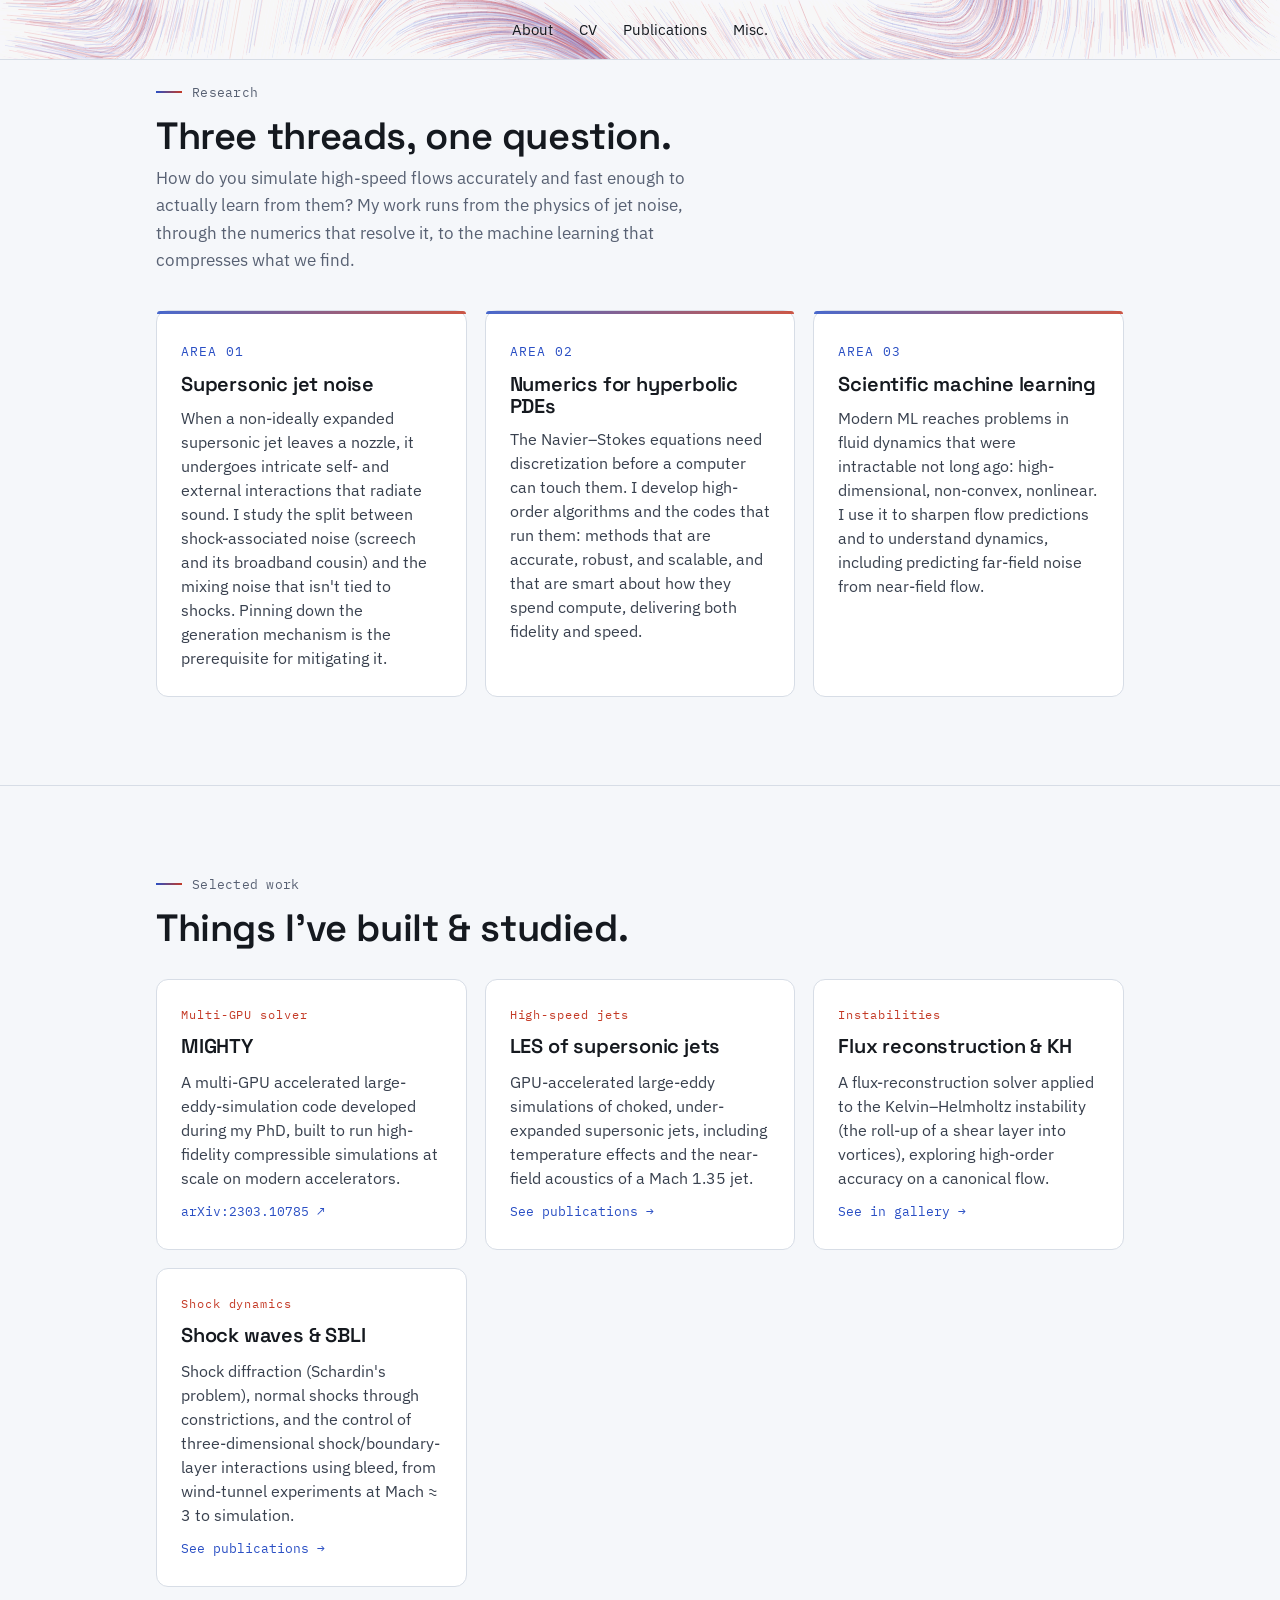
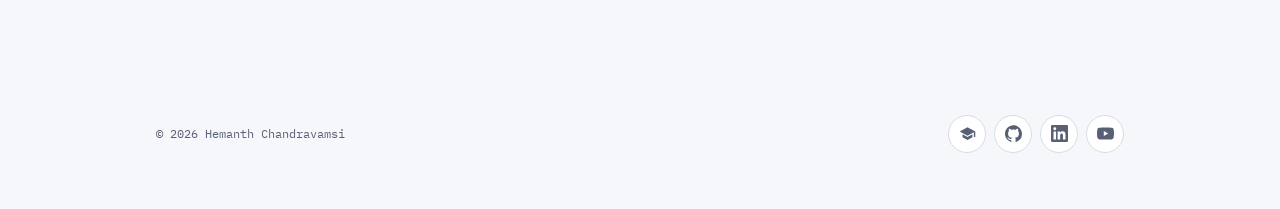
<file: research.html>
<!DOCTYPE html>
<html lang="en">
<head>
<!-- Google tag (gtag.js) -->
<script async src="https://www.googletagmanager.com/gtag/js?id=G-M04V89ZM2X"></script>
<script>
  window.dataLayer = window.dataLayer || [];
  function gtag(){dataLayer.push(arguments);}
  gtag('js', new Date());

  gtag('config', 'G-M04V89ZM2X');
</script>
<meta charset="utf-8" />
<meta name="viewport" content="width=device-width, initial-scale=1" />
<title>Research · Hemanth Chandravamsi</title>
<meta name="description" content="Research: supersonic jet noise, numerical algorithms for hyperbolic PDEs, and scientific machine learning." />
<link rel="canonical" href="https://hemanthgrylls.github.io/research.html" />
<link rel="preconnect" href="https://fonts.googleapis.com" />
<link rel="preconnect" href="https://fonts.gstatic.com" crossorigin />
<link href="https://fonts.googleapis.com/css2?family=Space+Grotesk:wght@400;500;600;700&family=IBM+Plex+Sans:wght@400;500;600&family=IBM+Plex+Mono:wght@400;500&display=swap" rel="stylesheet" />
<link rel="stylesheet" href="assets/style.css" />
</head>
<body>

<nav class="nav">
  <canvas id="navflow" aria-hidden="true"></canvas>
  <div class="nav-inner">
    <button class="nav-toggle" type="button" aria-label="Open menu" aria-expanded="false"><span></span><span></span><span></span></button>
    <div class="tabs">
      <a href="index.html">About</a>
      <a href="cv.html">CV</a>
      <a href="publications.html">Publications</a>
      <a href="misc.html">Misc.</a>
    </div>
  </div>
</nav>

<main>
  <section class="section">
    <div class="wrap">
      <p class="eyebrow">Research</p>
      <h2>Three threads, one question.</h2>
      <p class="sub">How do you simulate high-speed flows accurately and fast enough to actually learn from them? My work runs from the physics of jet noise, through the numerics that resolve it, to the machine learning that compresses what we find.</p>

      <div class="grid cols-3">
        <article class="card">
          <span class="topline" aria-hidden="true"></span>
          <span class="idx">AREA 01</span>
          <h3>Supersonic jet noise</h3>
          <p>When a non-ideally expanded supersonic jet leaves a nozzle, it undergoes intricate self- and external interactions that radiate sound. I study the split between shock-associated noise (screech and its broadband cousin) and the mixing noise that isn't tied to shocks. Pinning down the generation mechanism is the prerequisite for mitigating it.</p>
        </article>

        <article class="card">
          <span class="topline" aria-hidden="true"></span>
          <span class="idx">AREA 02</span>
          <h3>Numerics for hyperbolic PDEs</h3>
          <p>The Navier–Stokes equations need discretization before a computer can touch them. I develop high-order algorithms and the codes that run them: methods that are accurate, robust, and scalable, and that are smart about how they spend compute, delivering both fidelity and speed.</p>
        </article>

        <article class="card">
          <span class="topline" aria-hidden="true"></span>
          <span class="idx">AREA 03</span>
          <h3>Scientific machine learning</h3>
          <p>Modern ML reaches problems in fluid dynamics that were intractable not long ago: high-dimensional, non-convex, nonlinear. I use it to sharpen flow predictions and to understand dynamics, including predicting far-field noise from near-field flow.</p>
        </article>
      </div>
    </div>
  </section>

  <section class="section">
    <div class="wrap">
      <p class="eyebrow">Selected work</p>
      <h2>Things I've built &amp; studied.</h2>
      <div class="grid cols-2" style="margin-top:30px">
        <article class="card proj">
          <span class="tag">Multi-GPU solver</span>
          <h3 style="margin:0">MIGHTY</h3>
          <p>A multi-GPU accelerated large-eddy-simulation code developed during my PhD, built to run high-fidelity compressible simulations at scale on modern accelerators.</p>
          <div class="links"><a href="https://arxiv.org/abs/2303.10785" target="_blank" rel="noopener">arXiv:2303.10785 ↗</a></div>
        </article>

        <article class="card proj">
          <span class="tag">High-speed jets</span>
          <h3 style="margin:0">LES of supersonic jets</h3>
          <p>GPU-accelerated large-eddy simulations of choked, under-expanded supersonic jets, including temperature effects and the near-field acoustics of a Mach 1.35 jet.</p>
          <div class="links"><a href="publications.html">See publications →</a></div>
        </article>

        <article class="card proj">
          <span class="tag">Instabilities</span>
          <h3 style="margin:0">Flux reconstruction &amp; KH</h3>
          <p>A flux-reconstruction solver applied to the Kelvin–Helmholtz instability (the roll-up of a shear layer into vortices), exploring high-order accuracy on a canonical flow.</p>
          <div class="links"><a href="gallery.html">See in gallery →</a></div>
        </article>

        <article class="card proj">
          <span class="tag">Shock dynamics</span>
          <h3 style="margin:0">Shock waves &amp; SBLI</h3>
          <p>Shock diffraction (Schardin's problem), normal shocks through constrictions, and the control of three-dimensional shock/boundary-layer interactions using bleed, from wind-tunnel experiments at Mach ≈ 3 to simulation.</p>
          <div class="links"><a href="publications.html">See publications →</a></div>
        </article>
      </div>
    </div>
  </section>
</main>

<footer class="footer">
  <div class="wrap footer-inner">
    <span class="foot-note">© 2026 Hemanth Chandravamsi</span>
    <div class="social">
      <a href="https://scholar.google.com/citations?user=fM2UaHoAAAAJ&hl=en" target="_blank" rel="noopener" aria-label="Google Scholar"><svg viewBox="0 0 24 24" fill="currentColor" aria-hidden="true"><path d="M5 13.18v4L12 21l7-3.82v-4L12 17l-7-3.82zM12 3 1 9l11 6 9-4.91V17h2V9L12 3z"/></svg></a>
      <a href="https://github.com/hemanthgrylls" target="_blank" rel="noopener" aria-label="GitHub"><svg viewBox="0 0 24 24" fill="currentColor" aria-hidden="true"><path d="M12 .5C5.37.5 0 5.87 0 12.5c0 5.3 3.44 9.8 8.21 11.39.6.11.82-.26.82-.58 0-.29-.01-1.05-.02-2.06-3.34.73-4.04-1.61-4.04-1.61-.55-1.39-1.34-1.76-1.34-1.76-1.09-.75.08-.73.08-.73 1.21.09 1.84 1.24 1.84 1.24 1.07 1.84 2.81 1.31 3.5 1 .11-.78.42-1.31.76-1.61-2.67-.3-5.47-1.34-5.47-5.95 0-1.31.47-2.39 1.24-3.23-.12-.31-.54-1.53.12-3.19 0 0 1.01-.32 3.3 1.23a11.5 11.5 0 0 1 6 0c2.29-1.55 3.3-1.23 3.3-1.23.66 1.66.24 2.88.12 3.19.77.84 1.24 1.92 1.24 3.23 0 4.62-2.81 5.64-5.49 5.94.43.37.81 1.1.81 2.22 0 1.6-.01 2.89-.01 3.29 0 .32.22.7.83.58A12.01 12.01 0 0 0 24 12.5C24 5.87 18.63.5 12 .5z"/></svg></a>
      <a href="https://www.linkedin.com/in/hemanth-chandravamsi-6863078b/" target="_blank" rel="noopener" aria-label="LinkedIn"><svg viewBox="0 0 24 24" fill="currentColor" aria-hidden="true"><path d="M20.45 20.45h-3.56v-5.57c0-1.33-.02-3.04-1.85-3.04-1.85 0-2.14 1.45-2.14 2.94v5.67H9.34V9h3.42v1.56h.05c.48-.9 1.64-1.85 3.37-1.85 3.6 0 4.27 2.37 4.27 5.46v6.28zM5.34 7.43a2.06 2.06 0 1 1 0-4.13 2.06 2.06 0 0 1 0 4.13zM7.12 20.45H3.56V9h3.56v11.45zM22.22 0H1.77C.79 0 0 .77 0 1.73v20.54C0 23.23.79 24 1.77 24h20.45c.98 0 1.78-.77 1.78-1.73V1.73C24 .77 23.2 0 22.22 0z"/></svg></a>
      <a href="https://www.youtube.com/@HemanthChandravamsi" target="_blank" rel="noopener" aria-label="YouTube"><svg viewBox="0 0 24 24" fill="currentColor" aria-hidden="true"><path d="M23.5 6.19a3.02 3.02 0 0 0-2.12-2.14C19.51 3.5 12 3.5 12 3.5s-7.51 0-9.38.55A3.02 3.02 0 0 0 .5 6.19 31.6 31.6 0 0 0 0 12a31.6 31.6 0 0 0 .5 5.81 3.02 3.02 0 0 0 2.12 2.14c1.87.55 9.38.55 9.38.55s7.51 0 9.38-.55a3.02 3.02 0 0 0 2.12-2.14A31.6 31.6 0 0 0 24 12a31.6 31.6 0 0 0-.5-5.81zM9.6 15.6V8.4L15.82 12 9.6 15.6z"/></svg></a>
    </div>
  </div>
</footer>
<script src="assets/fields.js"></script>
<script src="assets/navflow.js"></script>
</body>
</html>
</file>
<file: assets/style.css>
/* ============================================================
   Hemanth Chandravamsi — personal site
   Identity: CFD "coolwarm" diverging colormap on instrument paper.
   ============================================================ */

:root {
  /* palette */
  --ground:   #F5F7FA;   /* cool off-white / instrument paper */
  --ground-2: #ECEFF4;   /* faint panel tint */
  --line:     #D7DDE6;   /* hairlines */
  --text:     #15191F;   /* ink */
  --muted:    #586173;   /* secondary text */
  --cool:     #2A4FC4;   /* blue end of coolwarm — compression */
  --warm:     #C43A26;   /* red end of coolwarm — expansion / heat */
  --cool-soft:#E4EAFB;
  --warm-soft:#F8E6E2;
  --cat-comp: var(--warm);   /* compressible flows */
  --cat-num:  var(--cool);   /* numerical analysis */
  --cat-ml:   #2E9E63;       /* machine learning */
  --cat-hpc:  #E0A32E;       /* software / HPC */

  /* type */
  --display: "Space Grotesk", system-ui, sans-serif;
  --body: "IBM Plex Sans", system-ui, sans-serif;
  --mono: "IBM Plex Mono", ui-monospace, "SFMono-Regular", monospace;

  /* scale / rhythm */
  --maxw: 1080px;
  --pad: clamp(20px, 5vw, 56px);
  --r: 12px;
}

* { box-sizing: border-box; }

html { -webkit-text-size-adjust: 100%; scroll-behavior: smooth; }

body {
  margin: 0;
  background: var(--ground);
  overflow-x: hidden;
  color: var(--text);
  font-family: var(--body);
  font-size: 17px;
  line-height: 1.6;
  -webkit-font-smoothing: antialiased;
  text-rendering: optimizeLegibility;
}

@media (prefers-reduced-motion: reduce) {
  html { scroll-behavior: auto; }
}

a { color: var(--cool); text-decoration: none; }
a:hover { text-decoration: underline; text-underline-offset: 3px; }

:focus-visible {
  outline: 2px solid var(--cool);
  outline-offset: 3px;
  border-radius: 3px;
}

img { max-width: 100%; display: block; }

/* ---------- layout primitives ---------- */
.wrap { max-width: var(--maxw); margin: 0 auto; padding-inline: var(--pad); }

.eyebrow {
  font-family: var(--mono);
  font-size: 12.5px;
  letter-spacing: 0.02em;
  color: var(--muted);
  margin: 0 0 14px;
  display: flex;
  align-items: center;
  gap: 10px;
}
.eyebrow::before {
  content: "";
  width: 26px; height: 2px;
  background: linear-gradient(90deg, var(--cool), var(--warm));
  display: inline-block;
}

h1, h2, h3 { font-family: var(--display); font-weight: 600; line-height: 1.08; letter-spacing: -0.01em; }

/* ---------- top nav (tabs) ---------- */
.nav {
  position: sticky;
  top: 0;
  z-index: 20;
  background: var(--ground);
  border-bottom: 1px solid var(--line);
  overflow: hidden;
}
#navflow {
  position: absolute;
  inset: 0;
  width: 100%;
  height: 100%;
  display: block;
  pointer-events: none;
  z-index: 0;
}
.nav-inner {
  position: relative;
  z-index: 1;
  max-width: var(--maxw);
  margin: 0 auto;
  padding: 12px var(--pad);
  display: flex;
  align-items: center;
  justify-content: center;
  gap: 18px;
}
.brand {
  font-family: var(--display);
  font-weight: 400;
  font-size: 17.5px;
  letter-spacing: -0.01em;
  color: var(--text);
  margin-right: auto;
  display: flex;
  align-items: center;
  gap: 10px;
  text-shadow: 0 0 5px var(--ground), 0 0 5px var(--ground);
}
.brand b { font-weight: 700; }
.brand:hover { text-decoration: none; }
.brand .mark {
  width: 13px; height: 13px; border-radius: 50%;
  background: radial-gradient(circle at 32% 32%, var(--warm), var(--cool) 78%);
  box-shadow: 0 0 0 3px var(--ground), 0 0 0 4px var(--line);
}
.tabs { display: flex; gap: 4px; flex-wrap: wrap; }
.tabs a {
  font-size: 14.5px;
  color: var(--text);
  padding: 6px 11px;
  border-radius: 999px;
  white-space: nowrap;
  /* ground-colored halo keeps text legible over the navflow particles */
  text-shadow: 0 0 5px var(--ground), 0 0 5px var(--ground);
}
.tabs a:hover { color: var(--text); background: var(--ground-2); text-decoration: none; }
.tabs a[aria-current="page"] {
  color: var(--text);
  background: var(--cool-soft);
  box-shadow: inset 0 0 0 1px color-mix(in srgb, var(--cool) 28%, transparent);
}

/* mobile hamburger (hidden on desktop) */
.nav-toggle {
  display: none;
  flex-direction: column;
  justify-content: center;
  gap: 4px;
  width: 40px;
  height: 34px;
  padding: 0 9px;
  background: #fff;
  border: 1px solid var(--line);
  border-radius: 8px;
  cursor: pointer;
}
.nav-toggle span {
  display: block;
  width: 100%;
  height: 2px;
  background: var(--text);
  border-radius: 2px;
  transition: transform .2s ease, opacity .2s ease;
}
.nav.open .nav-toggle span:nth-child(1) { transform: translateY(6px) rotate(45deg); }
.nav.open .nav-toggle span:nth-child(2) { opacity: 0; }
.nav.open .nav-toggle span:nth-child(3) { transform: translateY(-6px) rotate(-45deg); }

@media (max-width: 600px) {
  .nav-inner { flex-wrap: wrap; }
  .nav-toggle { display: flex; }
  .tabs {
    display: none;
    flex-basis: 100%;
    width: 100%;
    flex-direction: column;
    align-items: center;
    gap: 2px;
    margin-top: 8px;
    padding-top: 8px;
    border-top: 1px solid var(--line);
  }
  .nav.open .tabs { display: flex; }
  .tabs a { padding: 11px 12px; font-size: 15px; }
}

/* ---------- hero ---------- */
.hero { position: relative; overflow: hidden; border-bottom: 1px solid var(--line); }
#flow {
  position: absolute; inset: 0;
  width: 100%; height: 100%;
  display: block;
}
.hero::after { /* legibility veil — fades the field toward text */
  content: "";
  position: absolute; inset: 0;
  background:
    linear-gradient(100deg, var(--ground) 8%, color-mix(in srgb, var(--ground) 55%, transparent) 52%, transparent 86%);
  pointer-events: none;
}
.hero-inner {
  position: relative;
  z-index: 2;
  max-width: var(--maxw);
  margin: 0 auto;
  padding: clamp(16px, 2.6vw, 28px) var(--pad) clamp(14px, 2.2vw, 24px);
}
.hero h1 {
  font-size: clamp(30px, 4.8vw, 50px);
  margin: 0 0 10px;
  max-width: 18ch;
}
.lede {
  font-size: clamp(18px, 2.4vw, 22px);
  line-height: 1.5;
  color: #2b313c;
  max-width: 42ch;
  margin: 0 0 14px;
}
.lede .hl { color: var(--warm); font-weight: 500; }

/* buttons */
.actions { display: flex; flex-wrap: wrap; gap: 12px; }
.btn {
  font-family: var(--body);
  font-size: 15px;
  font-weight: 500;
  padding: 11px 20px;
  border-radius: 999px;
  border: 1px solid var(--line);
  background: #fff;
  color: var(--text);
  cursor: pointer;
  transition: transform .12s ease, box-shadow .12s ease, background .12s ease;
}
.btn:hover { text-decoration: none; transform: translateY(-1px); box-shadow: 0 6px 18px -10px rgba(20,30,60,.5); }
.btn.primary {
  background: var(--cool);
  border-color: var(--cool);
  color: #fff;
}
.btn.primary:hover { background: color-mix(in srgb, var(--cool) 88%, black); }

/* ---------- sections ---------- */
.section { padding: clamp(48px, 8vw, 88px) 0; border-bottom: 1px solid var(--line); }
.section:last-of-type { border-bottom: 0; }
main > section:first-of-type { padding-top: clamp(14px, 2vw, 22px); }
.section h2 { font-size: clamp(26px, 4vw, 38px); margin: 0 0 8px; }
.section .sub { color: var(--muted); margin: 0 0 36px; max-width: 56ch; }

.lead-text { font-size: 18px; max-width: 62ch; }
.lead-text p { margin: 0 0 18px; }

.standfirst {
  font-size: 15px;
  line-height: 1.55;
  color: #2b313c;
  max-width: 58ch;
  margin: 0 0 22px;
}
.standfirst .hl { color: var(--warm); font-weight: 500; }

.video-embed {
  position: relative;
  width: 100%;
  max-width: 560px;
  aspect-ratio: 16 / 9;
  margin: 28px 0 4px;
  border-radius: 10px;
  overflow: hidden;
  border: 1px solid var(--line);
  background: #0b1220;
}
.video-embed iframe {
  position: absolute;
  inset: 0;
  width: 100%;
  height: 100%;
  border: 0;
}
.video-embed[role="button"] { cursor: pointer; }
.yt-poster { position: absolute; inset: 0; width: 100%; height: 100%; object-fit: cover; }
.yt-play {
  position: absolute; top: 50%; left: 50%; transform: translate(-50%, -50%);
  width: 56px; height: 56px; border-radius: 50%;
  background: linear-gradient(120deg, var(--cool), var(--warm));
  box-shadow: 0 8px 22px -8px rgba(20, 30, 60, .65);
  display: grid; place-items: center;
  transition: transform .15s ease;
}
.yt-play::before {
  content: ""; width: 0; height: 0; margin-left: 4px;
  border-left: 17px solid #fff;
  border-top: 10px solid transparent;
  border-bottom: 10px solid transparent;
}
.video-embed:hover .yt-play,
.video-embed:focus-visible .yt-play { transform: translate(-50%, -50%) scale(1.07); }
.video-figure { max-width: 300px; margin: 22px 0 0; }
.video-figure .eyebrow { margin-bottom: 12px; }
.video-figure .video-embed { margin: 0; }
.video-cap {
  margin: 12px 0 0;
  text-align: center;
  display: flex;
  flex-direction: column;
  gap: 4px;
}
.video-cap .vtitle { font-family: var(--body); font-style: italic; font-size: 13.5px; color: var(--text); }
.video-cap a { font-family: var(--mono); font-size: 11.5px; color: var(--cool); white-space: nowrap; }

/* ---------- rotating quote box ---------- */
.quote-wrap { margin-top: clamp(34px, 5vw, 56px); }
.quote-host { padding-bottom: clamp(30px, 4vw, 48px); }
.quote-box {
  position: relative;
  max-width: 720px;
  margin: 0 auto;
  text-align: center;
  padding: 6px clamp(12px, 4vw, 28px);
  transition: opacity .28s ease, filter .28s ease, transform .28s ease;
}
.quote-box.q-swap {
  opacity: 0;
  filter: blur(7px);
  transform: translateY(9px) scale(.985);
}
@media (prefers-reduced-motion: reduce) {
  .quote-box { transition: none; }
}
.flourish { display: block; width: min(210px, 58%); height: auto; margin: 0 auto 12px; }
.flourish.flip { transform: scaleY(-1); margin: 14px auto 0; }
.quote-hint {
  margin: 0 0 6px;
  text-align: right;
  font-family: var(--mono);
  font-size: 11.5px;
  color: var(--muted);
  opacity: .85;
}
.qlink {
  font: inherit;
  color: var(--cool);
  background: none;
  border: 0;
  padding: 0;
  cursor: pointer;
  text-decoration: underline;
  text-underline-offset: 2px;
}
.qlink:hover { color: color-mix(in srgb, var(--cool) 82%, black); }
.quote-box #quote-fa {
  font-family: "Kohinoor Telugu", "Telugu Sangam MN", "Nirmala UI", "Noto Sans Telugu", "Noto Naskh Arabic", var(--body), sans-serif;
  font-size: clamp(18px, 2.2vw, 22px);
  line-height: 1.5;
  color: var(--muted);
  margin: 0 0 14px;
  white-space: pre-line;
}
.quote-box blockquote {
  font-family: var(--body);
  font-style: italic;
  font-size: clamp(16px, 1.9vw, 19px);
  line-height: 1.6;
  color: var(--text);
  margin: 0;
  white-space: pre-line;
}
.quote-box figcaption {
  font-family: var(--mono);
  font-size: 12.5px;
  color: var(--muted);
  margin-top: 22px;
  display: inline-flex;
  align-items: center;
  gap: 10px;
}
.quote-box figcaption::before {
  content: "";
  display: inline-block;
  width: 22px;
  height: 2px;
  background: linear-gradient(90deg, var(--cool), var(--warm));
}
.quote-box figcaption.no-dash::before { display: none; }

/* research areas, plain text */
.research-areas { margin: 8px 0 0; font-size: 15px; color: var(--muted); line-height: 1.6; }

/* featured research: compact card, one slide at a time, auto-advancing */
.featured-box {
  position: relative;
  max-width: 560px;
  margin-top: 20px;
  background: #fff;
  border: 1px solid var(--line);
  border-radius: var(--r);
  box-shadow: 0 1px 3px rgba(20, 30, 60, .05);
}
.featured-inner {
  position: relative;
  overflow: hidden;
  border-radius: inherit;
  padding: 10px 16px 8px;
}
.featured-inner::before {
  content: "";
  position: absolute; top: 0; left: 0; right: 0;
  height: 3px;
  background: linear-gradient(90deg, var(--cool), var(--warm));
  opacity: .85;
}
.featured-viewport { overflow: hidden; }
.featured-track {
  display: flex;
  transition: transform .6s cubic-bezier(.65, 0, .35, 1);
}
.feat-nav {
  position: absolute; top: 50%; transform: translateY(-50%);
  width: 18px; height: 40px;
  display: inline-flex; align-items: center; justify-content: center;
  background: #fff; border: 1px solid var(--line); border-radius: 9px;
  color: var(--muted); padding: 0; cursor: pointer; z-index: 2;
  box-shadow: 0 1px 3px rgba(20, 30, 60, .1);
  transition: color .12s ease, border-color .12s ease;
}
.feat-nav:hover { color: var(--cool); border-color: var(--cool); }
.feat-nav svg { width: 11px; height: 11px; }
.feat-prev { left: -10px; }
.feat-next { right: -10px; }
.feat-slide {
  flex: 0 0 100%;
  min-width: 0;
  display: flex;
  align-items: center;
  gap: 14px;
  color: inherit;
}
.feat-slide:hover { text-decoration: none; }
.feat-canvas {
  flex: none;
  width: 150px; height: 150px;
  object-fit: cover;
  border-radius: 8px;
  border: 1px solid var(--line);
  display: block;
  background: var(--ground-2);
}
.feat-slide:hover .feat-canvas { border-color: var(--cool); }
.feat-text { min-width: 0; }
.feat-title {
  font-family: var(--display);
  font-weight: 600;
  font-size: 14.5px;
  color: var(--text);
  line-height: 1.32;
  margin: 0 0 5px;
  display: -webkit-box;
  -webkit-line-clamp: 3;
  -webkit-box-orient: vertical;
  overflow: hidden;
}
.feat-journal {
  font-family: var(--mono);
  font-size: 11.5px;
  color: var(--cool);
  margin: 0 0 7px;
}
.feat-desc {
  font-size: 13px;
  color: var(--muted);
  line-height: 1.45;
  margin: 0;
}
.featured-dots { display: flex; justify-content: center; gap: 6px; margin-top: 6px; }
.f-dot { width: 6px; height: 6px; border-radius: 50%; background: var(--line); }
.f-dot.is-active { background: linear-gradient(90deg, var(--cool), var(--warm)); }

/* generic card grid */
.grid { display: grid; gap: 18px; }
.grid.cols-2 { grid-template-columns: repeat(auto-fit, minmax(280px, 1fr)); }
.grid.cols-3 { grid-template-columns: repeat(auto-fit, minmax(240px, 1fr)); }

.card {
  background: #fff;
  border: 1px solid var(--line);
  border-radius: var(--r);
  padding: 26px 24px;
  position: relative;
}
.card .idx {
  font-family: var(--mono);
  font-size: 12.5px;
  color: var(--cool);
  letter-spacing: 0.08em;
}
.card h3 { font-size: 20px; margin: 10px 0 10px; }
.card p { margin: 0; color: #38404e; font-size: 15.5px; line-height: 1.55; }
.card .topline { height: 3px; border-radius: 3px 3px 0 0; position: absolute; top: 0; left: 0; right: 0;
  background: linear-gradient(90deg, var(--cool), var(--warm)); opacity: .85; }

/* featured project cards */
.proj { display: flex; flex-direction: column; gap: 12px; }
.proj .tag {
  font-family: var(--mono); font-size: 11.5px; letter-spacing: .08em;
  color: var(--warm);
}
.proj .links { display: flex; gap: 14px; font-family: var(--mono); font-size: 13px; margin-top: auto; }

/* ---------- metrics ---------- */
.metrics {
  display: grid;
  grid-template-columns: repeat(auto-fit, minmax(150px, 1fr));
  gap: 1px;
  background: var(--line);
  border: 1px solid var(--line);
  border-radius: var(--r);
  overflow: hidden;
  margin-bottom: 40px;
}
.metric { background: #fff; padding: 24px 22px; }
.metric .n { font-family: var(--display); font-size: 40px; font-weight: 600; line-height: 1;
  background: linear-gradient(135deg, var(--cool), var(--warm)); -webkit-background-clip: text; background-clip: text; color: transparent; }
.metric .l { font-family: var(--mono); font-size: 12px; letter-spacing: .08em; color: var(--muted); margin-top: 10px; }

/* compact citation line under the journal list */
.pub-head {
  display: flex;
  justify-content: space-between;
  align-items: baseline;
  gap: 6px 20px;
  flex-wrap: wrap;
  border-bottom: 1px solid var(--line);
  padding-bottom: 10px;
  margin: 0 0 6px;
}
.pub-head h3 {
  font-family: var(--display);
  font-size: 14px;
  font-weight: 600;
  letter-spacing: .04em;
  color: var(--muted);
  margin: 0; padding: 0; border: 0;
}
.metrics-mini {
  font-family: var(--mono);
  font-size: 12.5px;
  color: var(--muted);
  margin: 0;
  text-align: right;
}
.metrics-mini b { color: var(--text); font-weight: 600; }
.metrics-mini a { color: var(--cool); white-space: nowrap; }

/* ---------- publications ---------- */
.wrap.pubs { max-width: 920px; }
.pub-group {
  position: relative;
  overflow: hidden;
  background: #fff;
  border: 1px solid var(--line);
  border-radius: var(--r);
  padding: 18px 26px 6px;
  box-shadow: 0 1px 3px rgba(20, 30, 60, .05);
  margin-bottom: 18px;
}
.pub-group::before {
  content: "";
  position: absolute; top: 0; left: 0; right: 0;
  height: 3px;
  background: linear-gradient(90deg, var(--cool), var(--warm));
  opacity: .85;
}
.pub-group > h3 {
  font-family: var(--display); font-size: 14px; font-weight: 600;
  letter-spacing: .04em; color: var(--muted);
  border-bottom: 1px solid var(--line); padding-bottom: 10px; margin: 0 0 6px;
}
.pub {
  position: relative;
  display: grid;
  grid-template-columns: 56px minmax(0, 1fr);
  gap: 18px;
  padding: 18px 0;
  border-bottom: 1px solid var(--line);
  align-items: baseline;
}
.pub:last-child { border-bottom: 0; }
.pub .year { font-family: var(--mono); font-size: 14px; color: var(--cool); }
.pub .title { font-family: var(--display); font-size: 17.5px; font-weight: 500; line-height: 1.3; margin: 0 0 6px; }
.pub .title a { color: var(--text); }
.pub .authors { font-size: 14.5px; color: var(--muted); margin: 0 0 6px; }
.pub .authors .me { color: var(--text); font-weight: 600; }
.pub .eqc { font-size: 13px; color: #6a7280; margin: 0 0 6px; }
.pub .meta { font-family: var(--mono); font-size: 12.5px; color: #6a7280; display: flex; flex-wrap: wrap; align-items: center; gap: 6px 12px; }
.arxiv-pdf { display: inline-flex; align-items: center; color: #C8322A; }
.arxiv-pdf:hover { opacity: .7; }
.arxiv-pdf svg { width: 16px; height: 16px; display: block; }
.pub .venue { font-style: italic; font-family: var(--body); color: #404856; }
.pub .cites { color: var(--warm); }

/* category accent bar (left edge) + color key */
.pub::before {
  content: "";
  position: absolute;
  left: -14px; top: 18px; bottom: 18px;
  width: 4px; border-radius: 4px;
  background: var(--bar, transparent);
}
.bar-c  { --bar: var(--cat-comp); }
.bar-n  { --bar: var(--cat-num); }
.bar-m  { --bar: var(--cat-ml); }
.bar-nc { --bar: linear-gradient(var(--cat-num) 0 50%, var(--cat-comp) 50% 100%); }
.bar-cs { --bar: linear-gradient(var(--cat-comp) 0 50%, var(--cat-hpc) 50% 100%); }
.bar-mc { --bar: linear-gradient(var(--cat-comp) 0 50%, var(--cat-ml) 50% 100%); }
.bar-mn { --bar: linear-gradient(var(--cat-num) 0 50%, var(--cat-ml) 50% 100%); }
.bar-ms { --bar: linear-gradient(var(--cat-ml) 0 50%, var(--cat-hpc) 50% 100%); }
.pub-key {
  display: flex; flex-wrap: wrap; justify-content: center; gap: 8px 20px;
  margin: 0 0 18px; font-size: 13px; color: var(--muted);
}
.pub-key span { display: inline-flex; align-items: center; gap: 7px; }
.pub-key .dot { width: 9px; height: 9px; border-radius: 50%; display: inline-block; }
.dot-c { background: var(--cat-comp); }
.dot-n { background: var(--cat-num); }
.dot-m { background: var(--cat-ml); }
.dot-s { background: var(--cat-hpc); }

.talk { padding: 14px 0; border-bottom: 1px solid var(--line); }
.talk:last-child { border-bottom: 0; }
.talk .t { font-weight: 500; font-family: var(--display); }
.talk .d { font-family: var(--mono); font-size: 12.5px; color: var(--muted); }

/* ---------- gallery ---------- */
.gallery {
  display: grid;
  grid-template-columns: repeat(auto-fit, minmax(280px, 1fr));
  gap: 16px;
}
.tile {
  border: 1px solid var(--line);
  border-radius: var(--r);
  overflow: hidden;
  background: #fff;
}
.tile canvas, .tile img { width: 100%; height: 230px; object-fit: cover; display: block; background: #0b1220; }
.tile .cap { padding: 14px 16px; }
.tile .cap .k { font-family: var(--mono); font-size: 11.5px; letter-spacing: .06em; color: var(--warm); }
.tile .cap .t { font-family: var(--display); font-weight: 500; font-size: 16px; margin: 4px 0 4px; }
.tile .cap .d { font-size: 13.5px; color: var(--muted); margin: 0; line-height: 1.45; }

.note {
  font-size: 14.5px; color: var(--muted);
  background: var(--ground-2); border: 1px dashed var(--line);
  border-radius: var(--r); padding: 16px 18px; margin-top: 28px;
}
.note code { font-family: var(--mono); font-size: 13px; color: var(--cool); }

/* ---------- misc page ---------- */
.wrap.misc { max-width: 920px; }
.misc-toc { margin: 4px 0 28px; }
.misc-toc .toc-title {
  font-family: var(--mono); font-size: 12px; letter-spacing: .06em; text-transform: uppercase;
  color: var(--muted); margin: 0 0 10px;
}
.misc-toc ol { margin: 0; padding: 0; list-style: none; counter-reset: toc; }
.misc-toc li { counter-increment: toc; padding: 7px 0; }
.misc-toc li::before {
  content: counter(toc) ". ";
  font-family: var(--mono); font-size: 14.5px; color: var(--muted); margin-right: 4px;
}
.misc-toc a { font-family: var(--display); font-size: 16px; color: var(--cool); text-decoration: underline; text-underline-offset: 3px; }
.misc-toc a:hover { color: color-mix(in srgb, var(--cool) 82%, black); }
.misc-group {
  scroll-margin-top: 84px;
  background: #fff;
  border: 1px solid var(--line);
  border-radius: var(--r);
  padding: 18px 26px 6px;
  box-shadow: 0 1px 3px rgba(20, 30, 60, .05);
  margin-bottom: 18px;
}
.misc-group > h3 {
  font-family: var(--display); font-size: 14px; font-weight: 600;
  letter-spacing: .04em; color: var(--muted);
  border-bottom: 1px solid var(--line); padding-bottom: 10px; margin: 0 0 6px;
}
#poetry { position: relative; padding-left: 66px; }
#poetry > h3 { position: relative; z-index: 1; }
.poem-bg {
  position: absolute; inset: 0; z-index: 0; border-radius: inherit;
  transition: opacity .5s ease;
  background-position: 14px 20px, 14px 20px, 48px 0, 0 0;
  background-repeat: repeat-y, repeat-y, repeat-y, repeat;
  background-size: 34px 30px, 34px 30px, 1px 9px, 170px 170px;
}
.poem-bg.theme-still {
  background-color: #F3F9F5;
  background-image:
    radial-gradient(circle 5px, var(--ground) 5px, transparent 5.3px),
    radial-gradient(circle 7px, #C3CFC8 7px, transparent 7.2px),
    repeating-linear-gradient(to bottom, #CBD5CE 0, #CBD5CE 2px, transparent 2px, transparent 9px),
    url("[data-uri]");
}
.poem-bg.theme-frost {
  background-color: #EEF3F8;
  background-image:
    radial-gradient(circle 5px, var(--ground) 5px, transparent 5.3px),
    radial-gradient(circle 7px, #C3CFC8 7px, transparent 7.2px),
    repeating-linear-gradient(to bottom, #CBD5CE 0, #CBD5CE 2px, transparent 2px, transparent 9px),
    url("[data-uri]");
}
.poem-title {
  text-align: center;
  font-family: var(--display); font-size: 16px; font-weight: 500; color: var(--text);
  margin: 0; padding: 10px 0;
}
.poem { margin: 6px 0 4px; text-align: center; }
.poem p { font-family: var(--display); font-size: 16px; line-height: 1.6; color: #2b313c; margin: 0 0 18px; }
.poem p:last-child { margin-bottom: 0; }
.poem-by { font-family: var(--mono); font-size: 12.5px; color: var(--muted); margin: 10px 0 14px; text-align: center; }

.poem-pager { position: relative; z-index: 1; }
.poem-stage { position: relative; }
.poem-page { padding: 4px 10px; box-sizing: border-box; }
.poem-page p { transition: opacity .5s ease; }
.poem-nav {
  position: absolute; top: 50%; right: 4px; transform: translateY(-50%);
  display: flex; flex-direction: column; gap: 2px;
}
.poem-prev, .poem-next {
  width: 24px; height: 24px; border: 0; background: transparent; cursor: pointer; padding: 0;
  display: flex; align-items: center; justify-content: center; border-radius: 50%;
  font-family: var(--display); font-size: 18px; line-height: 1; color: #8B95A3;
}
.poem-prev:hover, .poem-next:hover { color: var(--text); background: rgba(20, 30, 60, .06); }
.poem-prev:focus-visible, .poem-next:focus-visible { outline: 2px solid var(--cool); outline-offset: 1px; }
.poem-dots { display: flex; justify-content: center; gap: 7px; margin: 2px 0 4px; }
.poem-dots .dot {
  width: 6px; height: 6px; padding: 0; border: 0; border-radius: 50%;
  background: #C7D3CC; cursor: pointer;
}
.poem-dots .dot.active { background: #5F8870; }

.misc-list { margin: 0; padding: 0; list-style: none; }
.misc-list li { padding: 14px 0; border-bottom: 1px solid var(--line); font-size: 15px; color: #38404e; }
.misc-list li:last-child { border-bottom: 0; }

#reading-list .misc-list { columns: 2; column-gap: 36px; }
#reading-list .misc-list li { break-inside: avoid; padding: 7px 0; border-bottom: none; }
@media (max-width: 620px) {
  #reading-list .misc-list { columns: 1; }
}

.book-table { width: 100%; border-collapse: collapse; margin: 4px 0 10px; }
.book-table th, .book-table td { text-align: left; padding: 14px 16px 14px 0; border-bottom: 1px solid var(--line); vertical-align: top; }
.book-table thead th { font-family: var(--mono); font-size: 11.5px; letter-spacing: .06em; text-transform: uppercase; color: var(--muted); font-weight: 500; }
.book-table td.topic { font-weight: 600; width: 220px; color: var(--text); font-size: 15px; }
.book-table td.books { color: #38404e; font-size: 15px; }
.book-table td.books ul { margin: 0; padding-left: 18px; }
.book-table td.books li { margin-bottom: 6px; }
.book-table td.books li:last-child { margin-bottom: 0; }
.book-table tbody tr:last-child td { border-bottom: 0; }
@media (max-width: 620px) {
  .book-table thead { display: none; }
  .book-table, .book-table tbody, .book-table tr, .book-table td { display: block; width: auto; }
  .book-table td { padding: 4px 0; border-bottom: none; }
  .book-table td.topic {
    font-family: var(--mono); font-size: 11.5px; letter-spacing: .06em; text-transform: uppercase;
    color: var(--muted); font-weight: 500; padding-top: 14px;
  }
  .book-table tr { padding-bottom: 6px; border-bottom: 1px solid var(--line); }
  .book-table tbody tr:last-child { border-bottom: none; }
}

/* ---------- footer ---------- */
.footer { padding: 40px 0 56px; }
.footer-inner { display: flex; flex-wrap: wrap; gap: 18px 28px; align-items: center; justify-content: space-between; }
.social { display: flex; gap: 8px; }
.social a {
  display: inline-flex; align-items: center; justify-content: center;
  width: 38px; height: 38px; color: var(--muted);
  border: 1px solid var(--line); border-radius: 50%; background: #fff;
  transition: color .12s ease, border-color .12s ease, transform .12s ease;
}
.social a:hover { color: var(--text); border-color: var(--cool); text-decoration: none; transform: translateY(-1px); }
.social svg { width: 17px; height: 17px; display: block; }
.foot-note { font-family: var(--mono); font-size: 12px; color: var(--muted); }

/* ---------- profile / CV timeline ---------- */
.cv-list { margin-top: 6px; }
.cv-item {
  display: grid;
  grid-template-columns: 160px 1fr;
  gap: 24px;
  padding: 24px 0;
  border-bottom: 1px solid var(--line);
}
.cv-item:last-child { border-bottom: 0; }
.cv-item .when { font-family: var(--mono); font-size: 13px; color: var(--cool); padding-top: 3px; }
.cv-item .role { font-family: var(--display); font-weight: 600; font-size: 19px; margin: 0 0 3px; line-height: 1.2; }
.cv-item .org { color: var(--muted); font-size: 15px; margin: 0 0 10px; }
.cv-item .desc { margin: 0; font-size: 15px; color: #38404e; line-height: 1.55; }
.cv-item .note-inline { font-family: var(--mono); font-size: 12.5px; color: var(--warm); margin-left: 8px; }
@media (max-width: 680px) { .cv-item { grid-template-columns: 1fr; gap: 6px; } }

/* ---------- CV: card layout (al-folio style, coolwarm accents) ---------- */
.cv { max-width: 940px; }
.cv-card {
  position: relative;
  overflow: hidden;
  background: #fff;
  border: 1px solid var(--line);
  border-radius: var(--r);
  padding: 24px 28px 20px;
  margin-bottom: 20px;
  box-shadow: 0 1px 3px rgba(20, 30, 60, .05);
}
.cv-card::before {
  content: "";
  position: absolute; top: 0; left: 0; right: 0;
  height: 3px;
  background: linear-gradient(90deg, var(--cool), var(--warm));
  opacity: .85;
}
.cv-card > h3 {
  font-family: var(--display);
  font-size: 19px;
  font-weight: 600;
  letter-spacing: -.01em;
  color: var(--text);
  margin: 2px 0 14px;
  padding-bottom: 12px;
  border-bottom: 1px solid var(--line);
}
.cv-row {
  padding: 14px 0;
  border-top: 1px solid var(--line);
}
.cv-row::after { content: ""; display: table; clear: both; }
.cv-row:first-of-type { border-top: 0; padding-top: 2px; }
.cv-row:last-of-type { padding-bottom: 2px; }
.cv-aside { float: right; text-align: right; margin: 3px 0 4px 20px; }
.cv-badge {
  display: inline-block;
  white-space: nowrap;
  font-family: var(--mono);
  font-size: 12px;
  font-weight: 600;
  letter-spacing: .02em;
  color: var(--cool);
  line-height: 1.3;
}
.cv-inst {
  display: inline-flex; align-items: center; justify-content: center;
  width: 26px; height: 26px; margin-top: 6px;
  font-size: 14px; border-radius: 50%;
  background: var(--warm-soft); opacity: 1;
}
.edu-row {
  display: grid;
  grid-template-columns: 112px 1fr auto;
  gap: 16px;
  align-items: start;
}
.edu-row .cv-aside { float: none; text-align: left; margin: 0; padding-top: 2px; }
.cv-logo {
  align-self: center;
  justify-self: end;
  height: 52px; width: auto; max-width: 120px;
  object-fit: contain;
}
.cv-logo[src*="iitm"], .cv-logo[src*="bits"] { height: 60px; max-width: 132px; }
/* wordmark logo shown in place of an institution name */
.id-logo-wrap { margin-top: 18px; }
.id-logo { display: inline-block; height: 40px; width: auto; max-width: 100%; }
.cv-body .title { font-family: var(--display); font-weight: 600; font-size: 17px; margin: 0 0 4px; line-height: 1.35; }
.cv-body .title .note-inline { color: var(--warm); }
.cv-body .host { color: var(--muted); font-size: 14.5px; margin: 0 0 7px; line-height: 1.5; }
.cv-body .host b { color: #2b313c; font-weight: 600; }
.cv-body ul { margin: 5px 0 0; padding-left: 18px; }
.cv-body li { font-size: 14.5px; color: #38404e; line-height: 1.55; margin-bottom: 4px; }
.cv-body li:last-child { margin-bottom: 0; }
.cv-table { width: 100%; border-collapse: collapse; margin: 0; }
.cv-table td { padding: 7px 0; vertical-align: top; font-size: 15px; line-height: 1.5; }
.cv-table td.k { font-weight: 600; width: 150px; color: var(--text); padding-right: 16px; }
.cv-table td.v { color: #38404e; }
.cv-card .intro { color: var(--muted); font-size: 14.5px; margin: 0 0 10px; }
.cv-journals { margin: 0; padding-left: 18px; columns: 2; column-gap: 40px; }
.cv-journals li { font-size: 14.5px; color: #38404e; line-height: 1.55; margin-bottom: 6px; break-inside: avoid; }
@media (max-width: 620px) {
  .cv-row .cv-aside { float: none; text-align: left; margin: 0 0 4px; }
  .cv-inst { margin-left: 0; }
  .cv-badge { display: inline-block; }
  .cv-journals { columns: 1; }
  .pub-head { flex-direction: column; align-items: flex-start; gap: 4px; }
  .metrics-mini { text-align: left; }
  /* keep education logos on the right, centered against the text block */
  .edu-row {
    grid-template-columns: 1fr auto;
    column-gap: 16px;
    align-items: center;
  }
  .edu-row .cv-aside { grid-column: 1; grid-row: 1; }
  .edu-row .cv-body  { grid-column: 1; grid-row: 2; margin-bottom: 0; }
  .edu-row .cv-logo  {
    grid-column: 2; grid-row: 1 / span 2;
    align-self: center; justify-self: end;
    height: 44px; max-width: 88px;
  }
  .edu-row .cv-logo[src*="iitm"], .edu-row .cv-logo[src*="bits"] { height: 50px; max-width: 96px; }
  .id-logo { height: 34px; }
}

/* split layout for about: text + side panel */
.split { display: grid; grid-template-columns: 320px 1fr; gap: clamp(28px, 5vw, 56px); align-items: start; }
.split .panel { order: -1; }
@media (max-width: 800px) { .split { grid-template-columns: 1fr; } }

.panel { background: #fff; border: 1px solid var(--line); border-radius: var(--r); padding: 24px; }
.panel h3 { font-size: 15px; font-family: var(--display); margin: 0 0 14px; letter-spacing: .02em; }
.panel dl { margin: 0; display: grid; grid-template-columns: auto 1fr; gap: 10px 14px; font-size: 14.5px; }
.panel dt { font-family: var(--mono); font-size: 12px; color: var(--muted); letter-spacing: .06em; }
.panel dd { margin: 0; color: #2b313c; }

.panel-photo {
  width: 100%;
  aspect-ratio: 4 / 5;
  object-fit: cover;
  object-position: center 85%;
  border-radius: 10px;
  display: block;
  margin: 0 0 16px;
}
.panel-id { text-align: center; }
.id-name {
  font-family: var(--display);
  font-size: 18px;
  font-weight: 400;
  letter-spacing: -0.01em;
  color: var(--text);
  margin: 6px 0 14px;
}
.id-name b { font-weight: 700; }
.id-list { list-style: none; margin: 0; padding: 0; display: flex; flex-direction: column; gap: 3px; }
.id-list li { display: flex; align-items: center; justify-content: center; gap: 9px; font-size: 14.5px; color: #38404e; }
.id-list .ic { width: 15px; height: 15px; flex: none; color: var(--muted); }
.id-lab {
  display: flex;
  flex-direction: column;
  gap: 3px;
  font-size: 13px;
  color: #38404e;
  margin: 16px 0 0;
  padding-top: 14px;
  border-top: 1px solid var(--line);
}
.id-lab .lab-k {
  font-family: var(--mono);
  font-size: 11px;
  letter-spacing: .06em;
  color: var(--muted);
  margin-bottom: 3px;
}
.id-lab a { color: var(--cool); }

.portrait {
  aspect-ratio: 4/5; border-radius: var(--r); overflow: hidden;
  background:
    radial-gradient(120% 120% at 30% 20%, var(--warm-soft), transparent 55%),
    radial-gradient(120% 120% at 80% 90%, var(--cool-soft), transparent 55%),
    var(--ground-2);
  border: 1px solid var(--line);
  display: flex; align-items: center; justify-content: center;
  font-family: var(--mono); font-size: 12.5px; color: var(--muted); text-align: center; padding: 20px;
}
</file>
